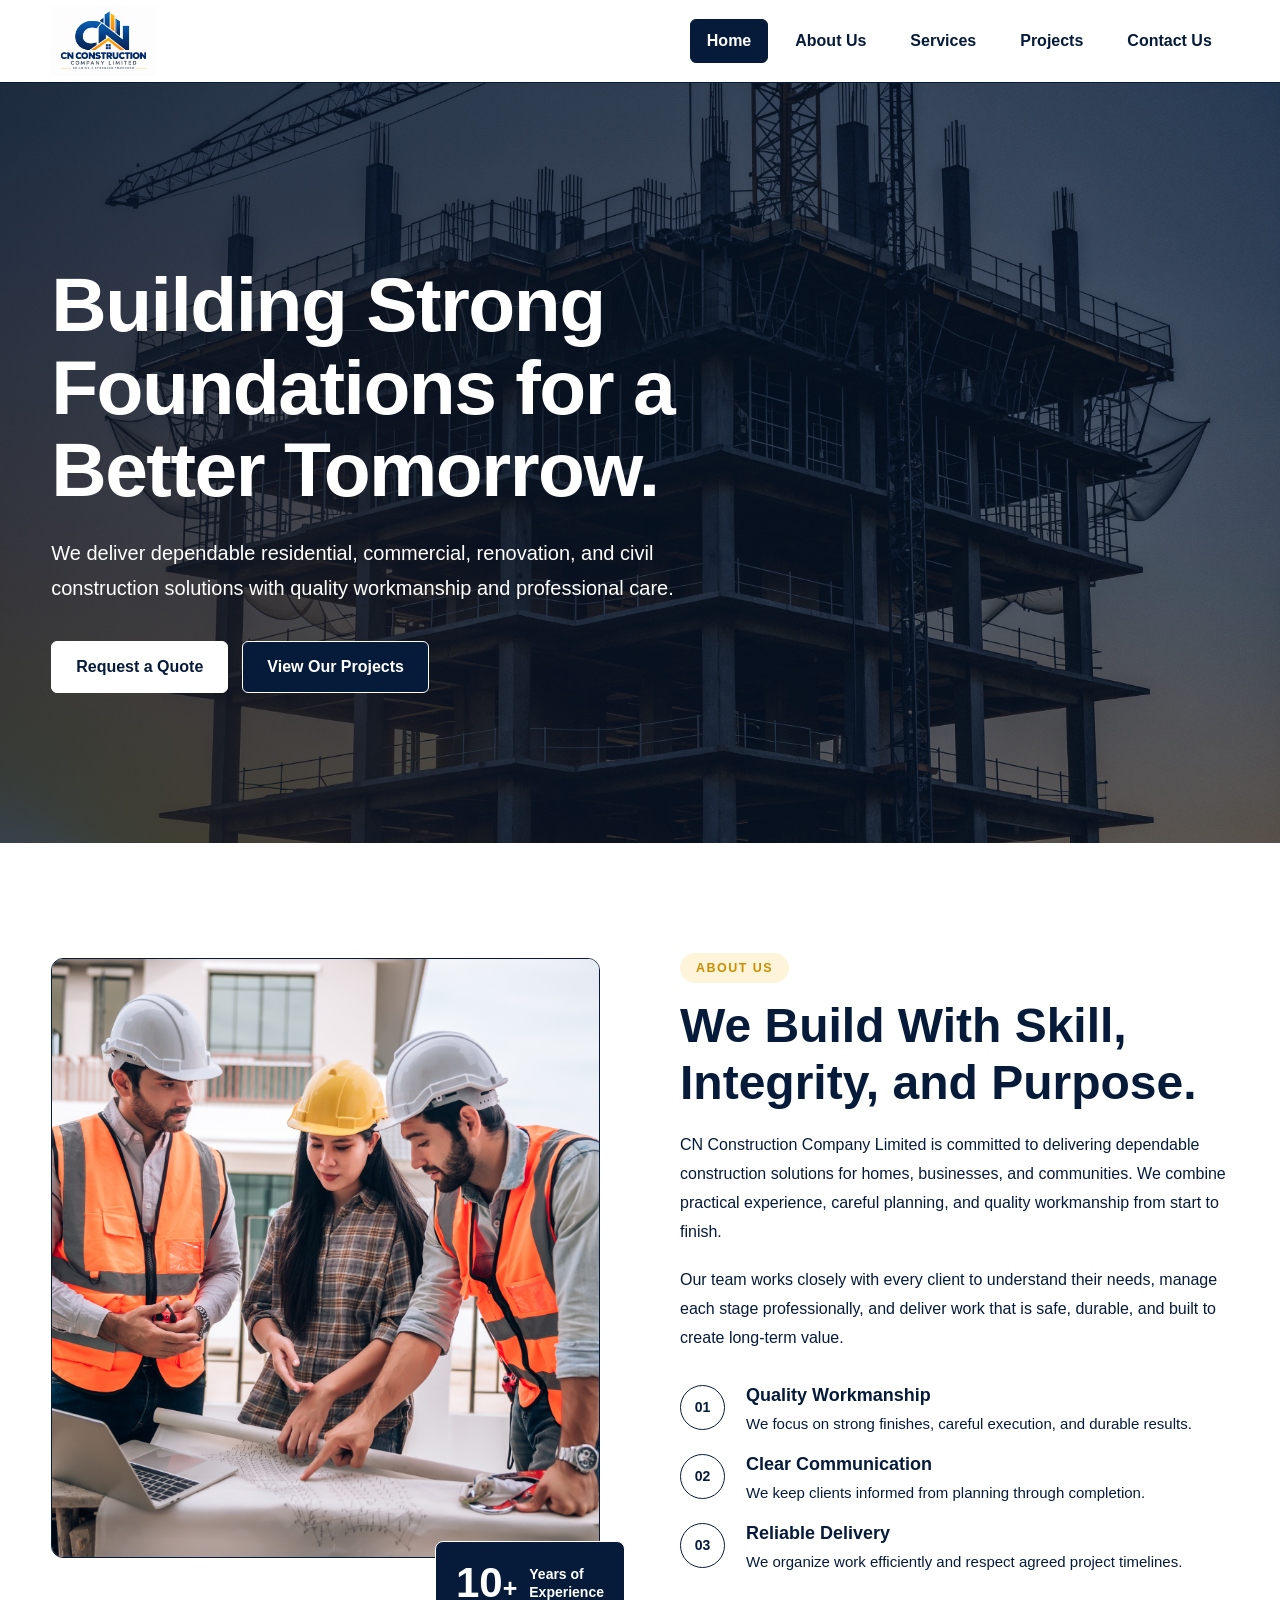
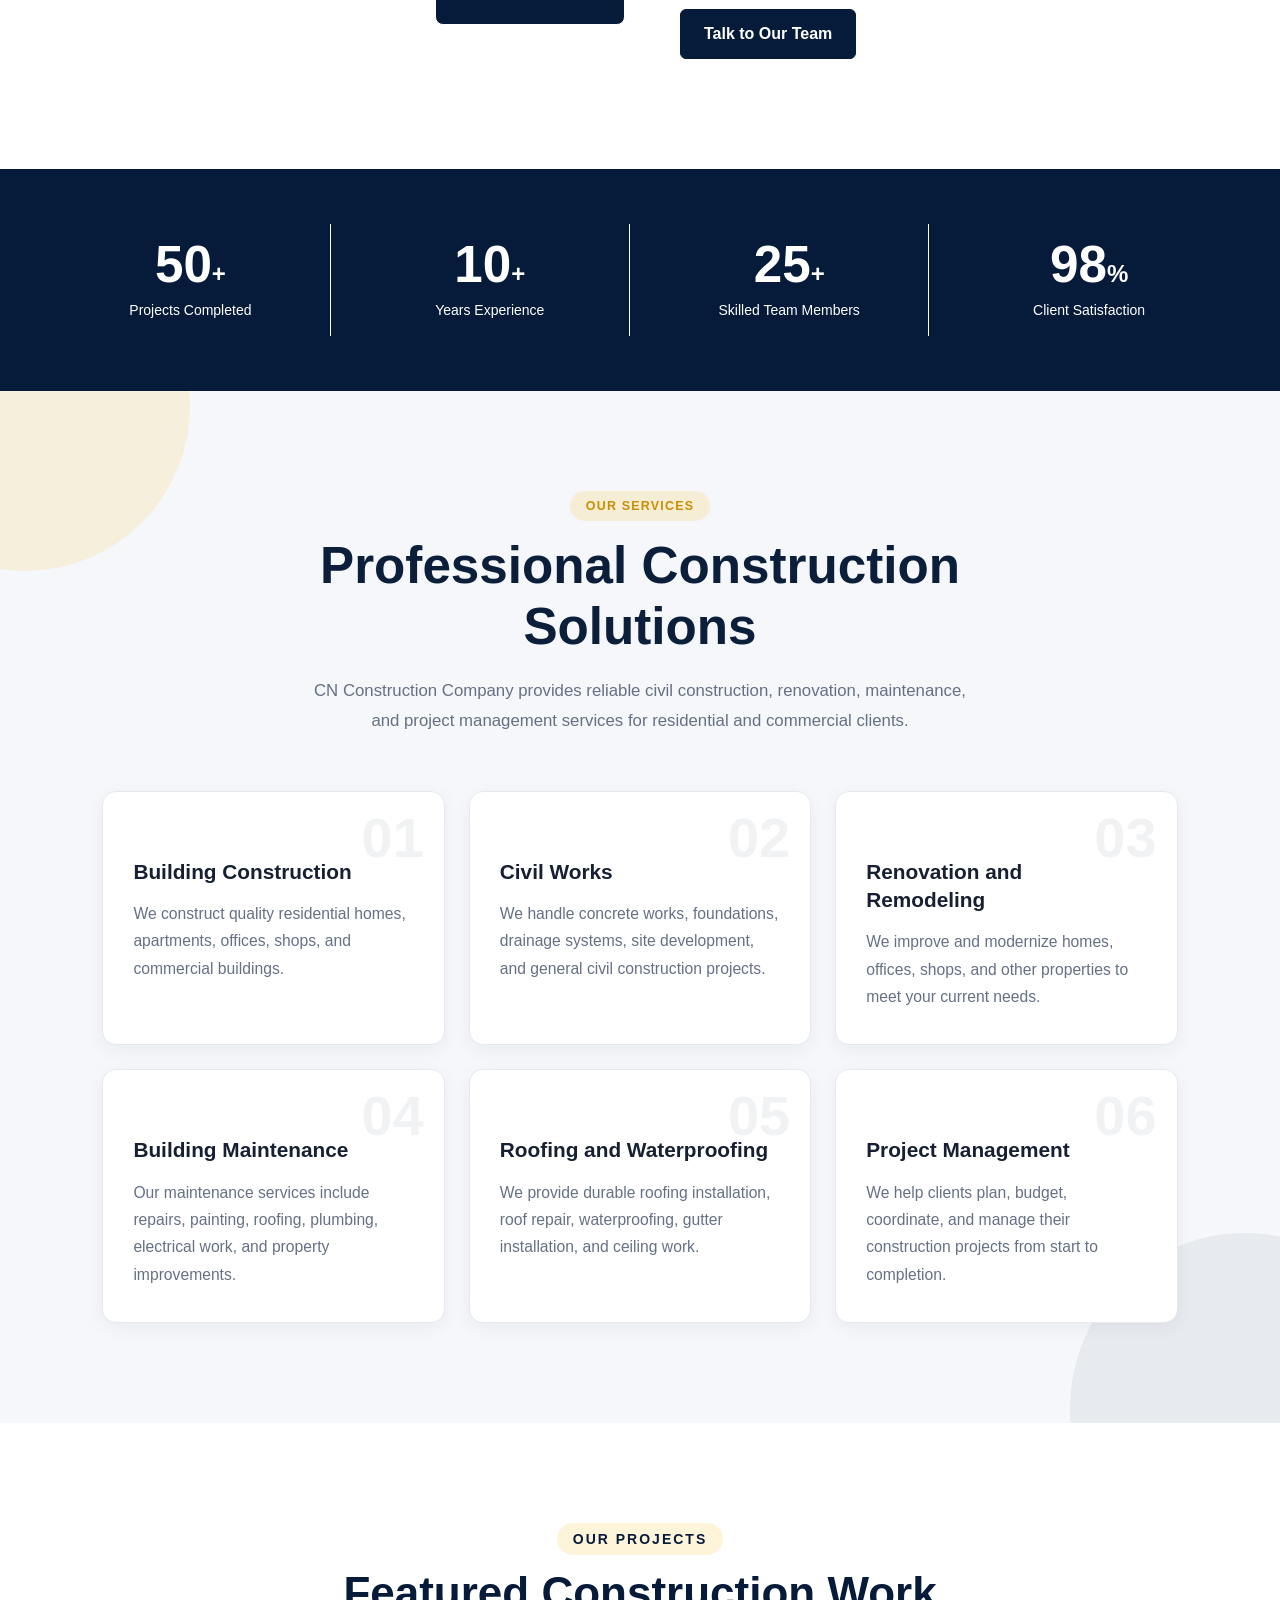
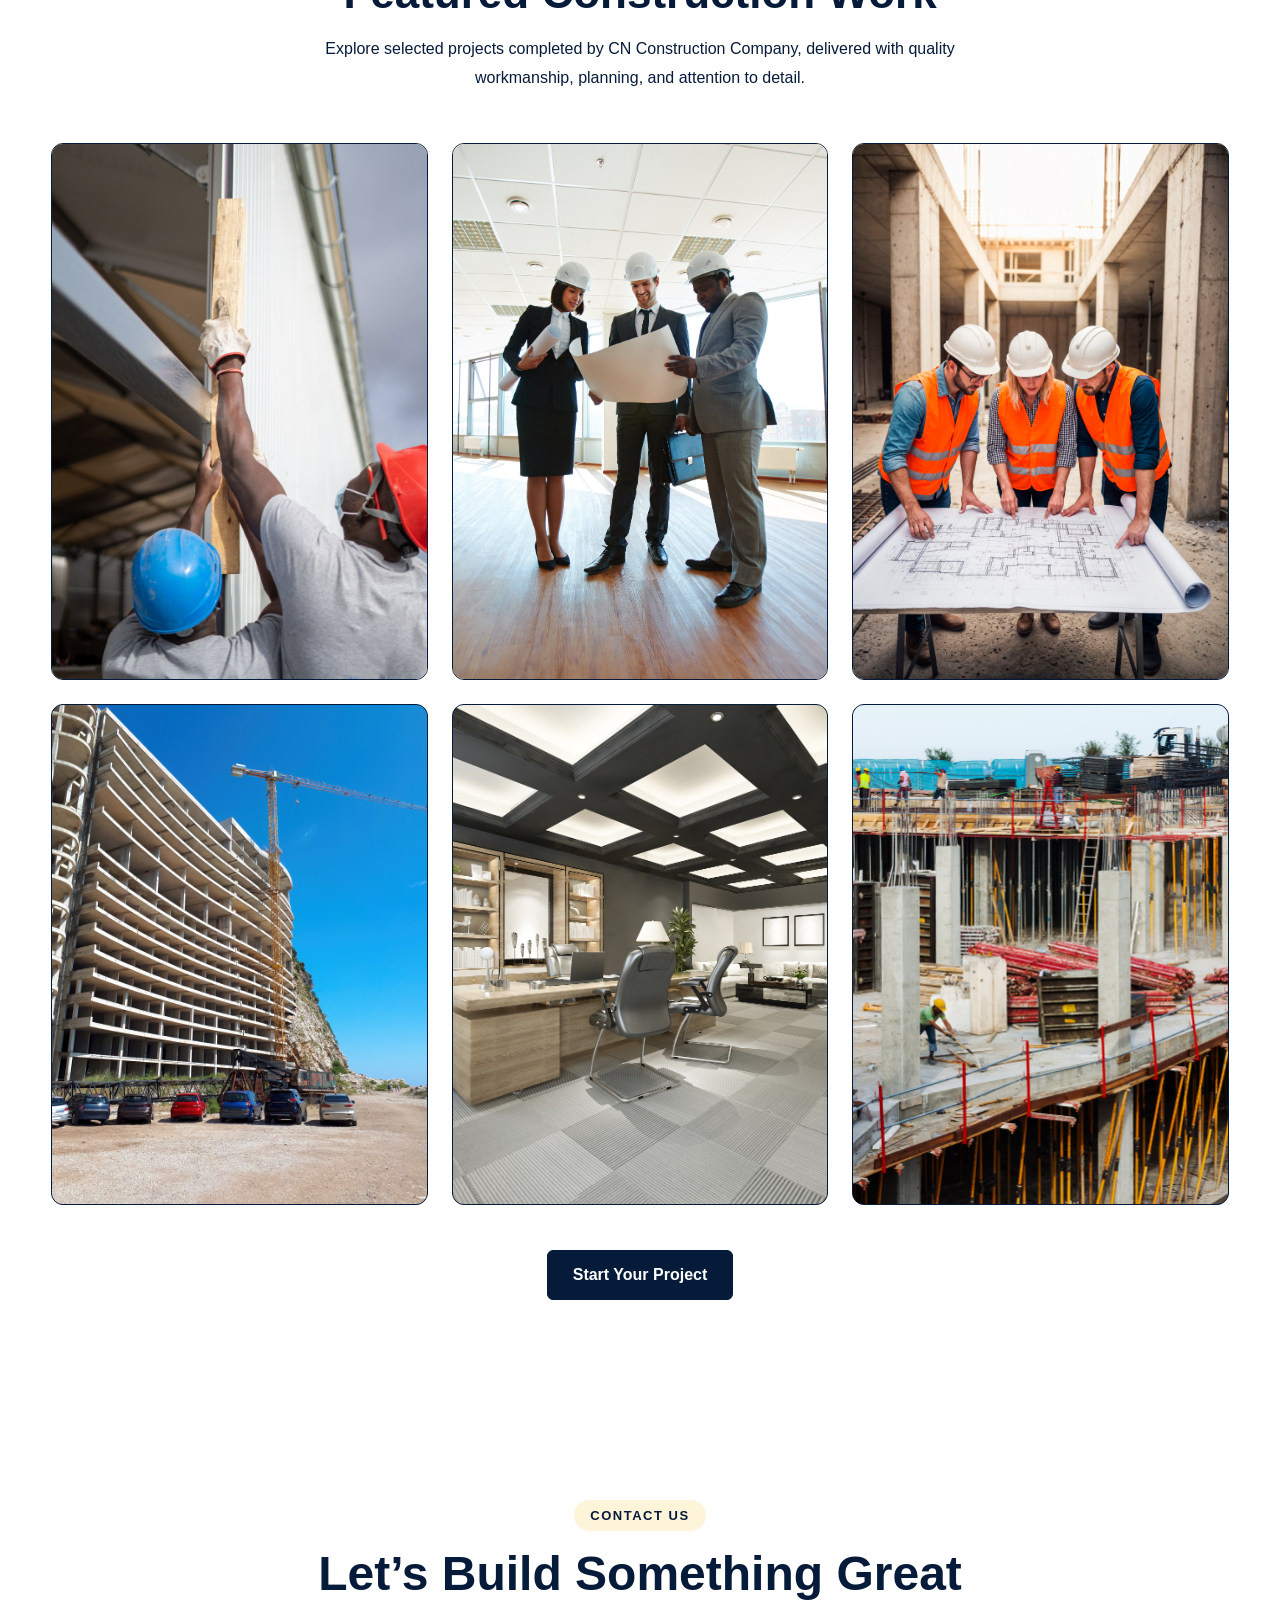
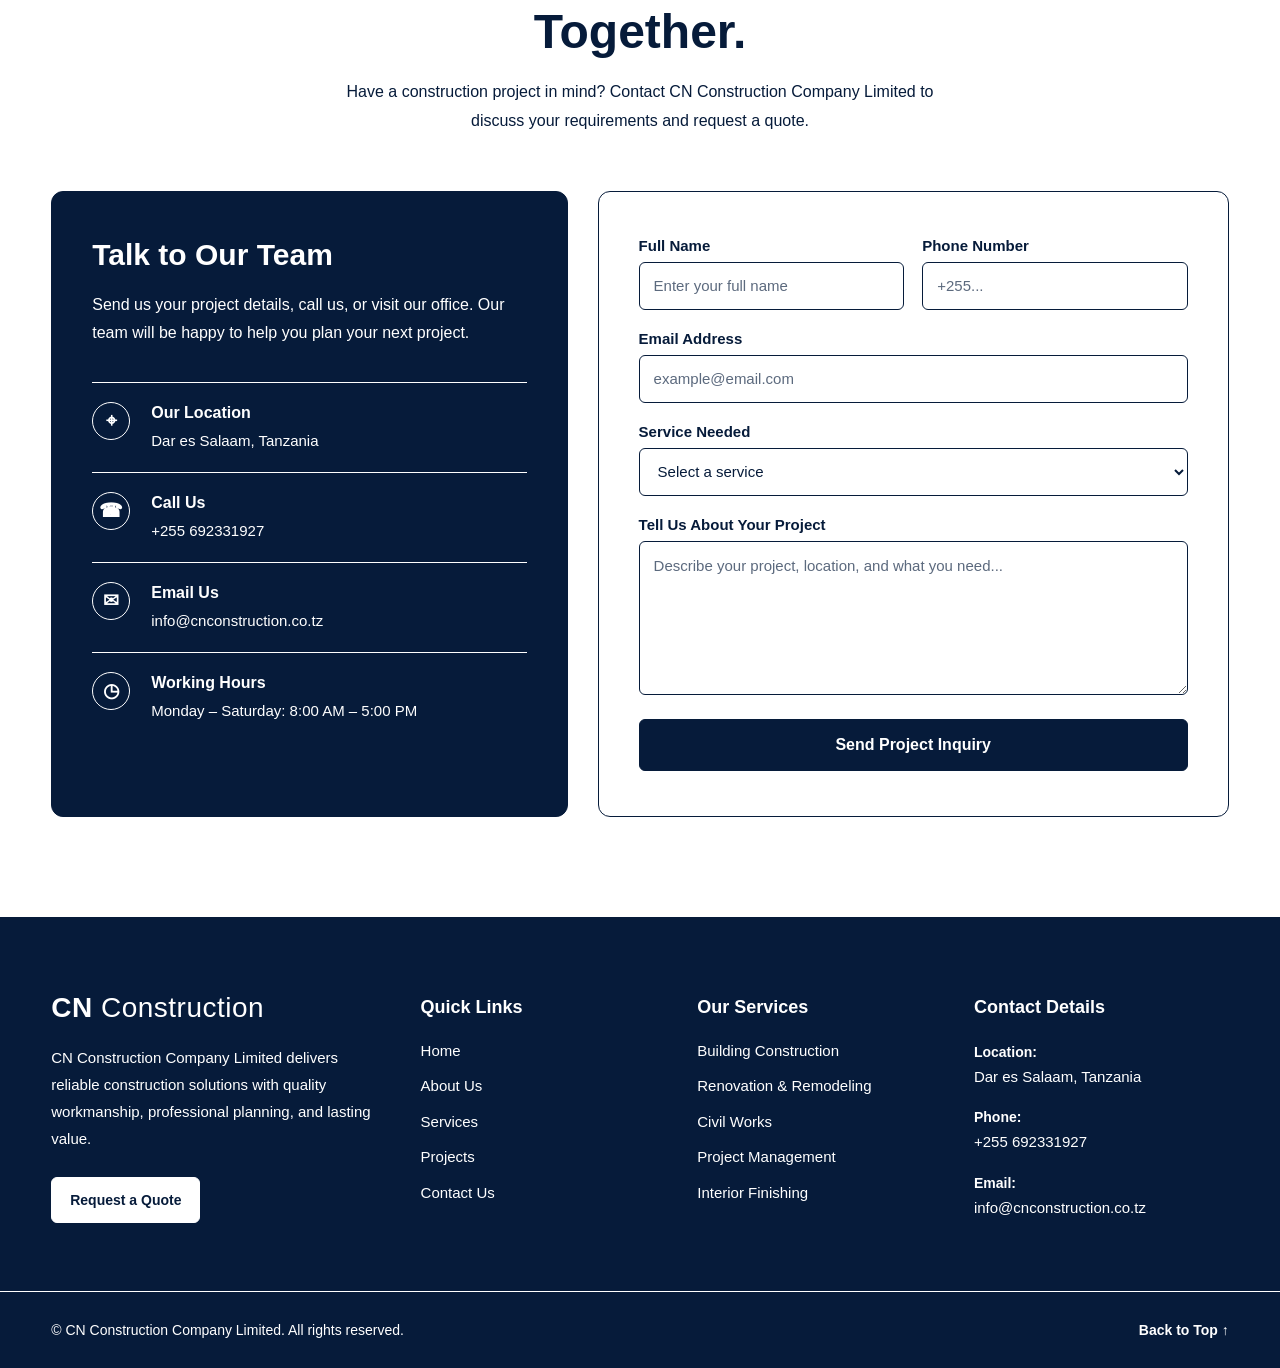
<file: index.html>
<!DOCTYPE html>
<html lang="en">
<head>
    <meta charset="UTF-8">
    <meta name="viewport" content="width=device-width, initial-scale=1.0">
    <title>CNconstructioncompany</title>
    <link rel="stylesheet" href="style.css">
</head>
<body>

    <header>
        <nav class="navbar">
            <div class="brand">
                <img src="asset/ChatGPT Image Sep 23, 2026, 10_47_17 AM.png" alt="CN Construction logo" class="logo">
            </div>
            <button class="nav-toggle" aria-label="toggle navigation">☰</button>
            <ul class="nav-links">
                <li><a href="index.html" class="active">Home</a></li>
                <li><a href="about.html">About Us</a></li>
                <li><a href="services.html">Services</a></li>
                <li><a href="projects.html">Projects</a></li>
                <li><a href="contact.html">Contact Us</a></li>
            </ul>
        </nav>
    </header>

    <main><!-- =========================
     HOME / HERO SECTION
========================= -->
<section class="hero-section" id="home">
  <div class="hero-overlay"></div>


  <div class="hero-content">

    <h1>Building Strong Foundations for a Better Tomorrow.</h1>

    <p class="hero-text">
      We deliver dependable residential, commercial, renovation, and
      civil construction solutions with quality workmanship and professional care.
    </p>

    <div class="hero-actions">
      <a href="#contact" class="btn btn-primary">Request a Quote</a>
      <a href="projects.html" class="btn btn-outline">View Our Projects</a>
    </div>

    <!-- <!-- <div class="hero-trust"> -->
      <!-- <div class="trust-item">
        <strong>Quality</strong>
        <span>Workmanship</span>
      </div>

      <div class="trust-item">
        <strong>Reliable</strong>
        <span>Project Delivery</span>
      </div>

      <div class="trust-item">
        <strong>Trusted</strong>
        <span>Construction Partner</span>
      </div>
    </div> -->
  </div>
</section>

<!-- =========================
     ABOUT SECTION
========================= -->
<section class="about-section" id="about">
  <div class="about-container">

    <!-- Company photo -->
    <div class="about-image-wrap">
      <img
        src="asset/img21.jpg"
        alt="CN Construction team working at a building site"
        class="about-image"
      >

      <!-- Replace this only with a real number -->
      <div class="experience-badge">
        <strong>10<span>+</span></strong>
        <p>Years of<br>Experience</p>
      </div>
    </div>

    <!-- Company introduction -->
    <div class="about-content">
      <p class="section-label">About Us</p>

      <h2>We Build With Skill, Integrity, and Purpose.</h2>

      <p class="about-intro">
        CN Construction Company Limited is committed to delivering
        dependable construction solutions for homes, businesses, and
        communities. We combine practical experience, careful planning,
        and quality workmanship from start to finish.
      </p>

      <p class="about-description">
        Our team works closely with every client to understand their
        needs, manage each stage professionally, and deliver work that
        is safe, durable, and built to create long-term value.
      </p>

      <div class="about-points">
        <div class="about-point">
          <div class="point-number">01</div>
          <div>
            <h3>Quality Workmanship</h3>
            <p>We focus on strong finishes, careful execution, and durable results.</p>
          </div>
        </div>

        <div class="about-point">
          <div class="point-number">02</div>
          <div>
            <h3>Clear Communication</h3>
            <p>We keep clients informed from planning through completion.</p>
          </div>
        </div>

        <div class="about-point">
          <div class="point-number">03</div>
          <div>
            <h3>Reliable Delivery</h3>
            <p>We organize work efficiently and respect agreed project timelines.</p>
          </div>
        </div>
      </div>

      <a href="#contact" class="about-button">Talk to Our Team</a>
    </div>

  </div>

  <!-- Use only true business statistics -->
  <div class="about-stats">
    <div class="stats-container">

      <div class="stat-card">
        <h3>50<span>+</span></h3>
        <p>Projects Completed</p>
      </div>

      <div class="stat-card">
        <h3>10<span>+</span></h3>
        <p>Years Experience</p>
      </div>

      <div class="stat-card">
        <h3>25<span>+</span></h3>
        <p>Skilled Team Members</p>
      </div>

      <div class="stat-card">
        <h3>98<span>%</span></h3>
        <p>Client Satisfaction</p>
      </div>

    </div>
  </div>
</section>
           <section class="services-section" id="services">
  <div class="section-heading">
    <span>Our Services</span>
    <h2>Professional Construction Solutions</h2>
    <p>
      CN Construction Company provides reliable civil construction,
      renovation, maintenance, and project management services for
      residential and commercial clients.
    </p>
  </div>

  <div class="services-container">

    <div class="service-card">
      <h3>Building Construction</h3>
      <p>
        We construct quality residential homes, apartments, offices,
        shops, and commercial buildings.
      </p>
    </div>

    <div class="service-card">
      <h3>Civil Works</h3>
      <p>
        We handle concrete works, foundations, drainage systems,
        site development, and general civil construction projects.
      </p>
    </div>

    <div class="service-card">
      <h3>Renovation and Remodeling</h3>
      <p>
        We improve and modernize homes, offices, shops, and other
        properties to meet your current needs.
      </p>
    </div>

    <div class="service-card">
      <h3>Building Maintenance</h3>
      <p>
        Our maintenance services include repairs, painting, roofing,
        plumbing, electrical work, and property improvements.
      </p>
    </div>

    <div class="service-card">
      <h3>Roofing and Waterproofing</h3>
      <p>
        We provide durable roofing installation, roof repair,
        waterproofing, gutter installation, and ceiling work.
      </p>
    </div>

    <div class="service-card">
      <h3>Project Management</h3>
      <p>
        We help clients plan, budget, coordinate, and manage their
        construction projects from start to completion.
      </p>
    </div>

  </div>
</section>



<section class="projects-section" id="projects">
  <div class="projects-container">

    <div class="section-heading">
      <span>Our Projects</span>
      <h2>Featured Construction Work</h2>
      <p>
        Explore selected projects completed by CN Construction Company,
        delivered with quality workmanship, planning, and attention to detail.
      </p>
    </div>

    <div class="projects-grid">

      <article class="project-card">
        <img src="asset/service1.jpg" alt="Modern residential house construction project">

        <div class="project-overlay">
          <span>Residential Construction</span>
          <h3>Modern Family Residence</h3>
          <p>Dar es Salaam, Tanzania</p>
          <a href="projects.html">View Project</a>
        </div>
      </article>

      <article class="project-card">
        <img src="asset/service2.jpg" alt="Commercial building construction project">

        <div class="project-overlay">
          <span>Commercial Construction</span>
          <h3>Business Office Building</h3>
          <p>Dar es Salaam, Tanzania</p>
          <a href="projects.html">View Project</a>
        </div>
      </article>

      <article class="project-card">
        <img src="asset/service3.jpg" alt="Building renovation project">

        <div class="project-overlay">
          <span>Renovation Project</span>
          <h3>Property Renovation</h3>
          <p>Coast Region, Tanzania</p>
          <a href="projects.html">View Project</a>
        </div>
      </article>

      <article class="project-card">
        <img src="asset/service4.jpg" alt="Road and civil works construction project">

        <div class="project-overlay">
          <span>Civil Works</span>
          <h3>Road Improvement Works</h3>
          <p>Dar es Salaam, Tanzania</p>
          <a href="projects.html">View Project</a>
        </div>
      </article>

      <article class="project-card">
        <img src="asset/img11.jpg" alt="Interior finishing construction project">

        <div class="project-overlay">
          <span>Interior Finishing</span>
          <h3>Premium Office Interior</h3>
          <p>Dar es Salaam, Tanzania</p>
          <a href="projects.html">View Project</a>
        </div>
      </article>

      <article class="project-card">
        <img src="asset/img10.jpg" alt="Construction site work project">

        <div class="project-overlay">
          <span>Site Development</span>
          <h3>Foundation and Site Works</h3>
          <p>Dar es Salaam, Tanzania</p>
          <a href="projects.html">View Project</a>
        </div>
      </article>

    </div>

    <div class="projects-button">
      <a href="projects.html">Start Your Project</a>
    </div>

  </div>
</section>
<!-- =========================
     CONTACT SECTION
========================= -->
<section class="contact-section" id="contact">
  <div class="contact-container">

    <!-- Contact heading -->
    <div class="contact-heading">
      <p class="section-label">Contact Us</p>
      <h2>Let’s Build Something Great Together.</h2>
      <p>
        Have a construction project in mind? Contact CN Construction
        Company Limited to discuss your requirements and request a quote.
      </p>
    </div>

    <div class="contact-grid">

      <!-- Left: Company contact information -->
      <div class="contact-information">
        <h3>Talk to Our Team</h3>

        <p class="contact-intro">
          Send us your project details, call us, or visit our office.
          Our team will be happy to help you plan your next project.
        </p>

        <div class="contact-item">
          <span class="contact-icon">⌖</span>
          <div>
            <h4>Our Location</h4>
            <p>Dar es Salaam, Tanzania</p>
          </div>
        </div>

        <div class="contact-item">
          <span class="contact-icon">☎</span>
          <div>
            <h4>Call Us</h4>
            <p>
              <a href="tel:+255692331927">+255 692331927</a>
            </p>
          </div>
        </div>

        <div class="contact-item">
          <span class="contact-icon">✉</span>
          <div>
            <h4>Email Us</h4>
            <p>
              <a href="mailto:info@cnconstruction.co.tz">
                info@cnconstruction.co.tz
              </a>
            </p>
          </div>
        </div>

        <div class="contact-item">
          <span class="contact-icon">◷</span>
          <div>
            <h4>Working Hours</h4>
            <p>Monday – Saturday: 8:00 AM – 5:00 PM</p>
          </div>
        </div>
      </div>

      <!-- Right: Contact form -->
      <form class="contact-form" action="#" method="post">
        <div class="form-row">

          <div class="form-group">
            <label for="full-name">Full Name</label>
            <input
              type="text"
              id="full-name"
              name="full-name"
              placeholder="Enter your full name"
              autocomplete="name"
              required
            >
          </div>

          <div class="form-group">
            <label for="phone">Phone Number</label>
            <input
              type="tel"
              id="phone"
              name="phone"
              placeholder="+255..."
              autocomplete="tel"
              inputmode="tel"
              required
            >
          </div>

        </div>

        <div class="form-group">
          <label for="email">Email Address</label>
          <input
            type="email"
            id="email"
            name="email"
            placeholder="example@email.com"
            autocomplete="email"
            required
          >
        </div>

        <div class="form-group">
          <label for="service">Service Needed</label>
          <select id="service" name="service" required>
            <option value="" selected disabled>Select a service</option>
            <option value="residential-construction">Residential Construction</option>
            <option value="commercial-construction">Commercial Construction</option>
            <option value="renovation">Renovation and Remodeling</option>
            <option value="civil-works">Civil Works</option>
            <option value="project-management">Project Management</option>
            <option value="other">Other</option>
          </select>
        </div>

        <div class="form-group">
          <label for="message">Tell Us About Your Project</label>
          <textarea
            id="message"
            name="message"
            rows="6"
            placeholder="Describe your project, location, and what you need..."
            required
          ></textarea>
        </div>

        <button type="submit" class="contact-submit">
          Send Project Inquiry
        </button>
      </form>

    </div>
  </div>
</section>
<!-- =========================
     FOOTER SECTION
========================= -->
<footer class="site-footer">
  <div class="footer-container">

    <!-- Company introduction -->
    <div class="footer-brand">
      <a href="#home" class="footer-logo">
        CN <span>Construction</span>
      </a>

      <p>
        CN Construction Company Limited delivers reliable construction
        solutions with quality workmanship, professional planning, and
        lasting value.
      </p>

      <a href="#contact" class="footer-quote-button">
        Request a Quote
      </a>
    </div>

    <!-- Quick links -->
    <div class="footer-column">
      <h3>Quick Links</h3>

      <nav aria-label="Footer navigation">
        <ul class="footer-links">
          <li><a href="#home">Home</a></li>
          <li><a href="#about">About Us</a></li>
          <li><a href="#services">Services</a></li>
          <li><a href="#projects">Projects</a></li>
          <li><a href="#contact">Contact Us</a></li>
        </ul>
      </nav>
    </div>

    <!-- Main services -->
    <div class="footer-column">
      <h3>Our Services</h3>

      <ul class="footer-links">
        <li><a href="#services">Building Construction</a></li>
        <li><a href="#services">Renovation & Remodeling</a></li>
        <li><a href="#services">Civil Works</a></li>
        <li><a href="#services">Project Management</a></li>
        <li><a href="#services">Interior Finishing</a></li>
      </ul>
    </div>

    <!-- Contact details -->
    <div class="footer-column footer-contact">
      <h3>Contact Details</h3>

      <p>
        <strong>Location:</strong><br>
        Dar es Salaam, Tanzania
      </p>

      <p>
        <strong>Phone:</strong><br>
        <a href="tel:+255692331927">+255 692331927</a>
      </p>

      <p>
        <strong>Email:</strong><br>
        <a href="mailto:info@cnconstruction.co.tz">
          info@cnconstruction.co.tz
        </a>
      </p>
    </div>

  </div>

  <!-- Bottom copyright row -->
  <div class="footer-bottom">
    <div class="footer-bottom-content">
      <p>
        © <span id="current-year"></span>
        CN Construction Company Limited. All rights reserved.
      </p>

      <a href="#home" class="back-to-top">Back to Top ↑</a>
    </div>
  </div>
</footer>
    </main>


    <script src="java.js"></script>

</body>
</html>
</file>
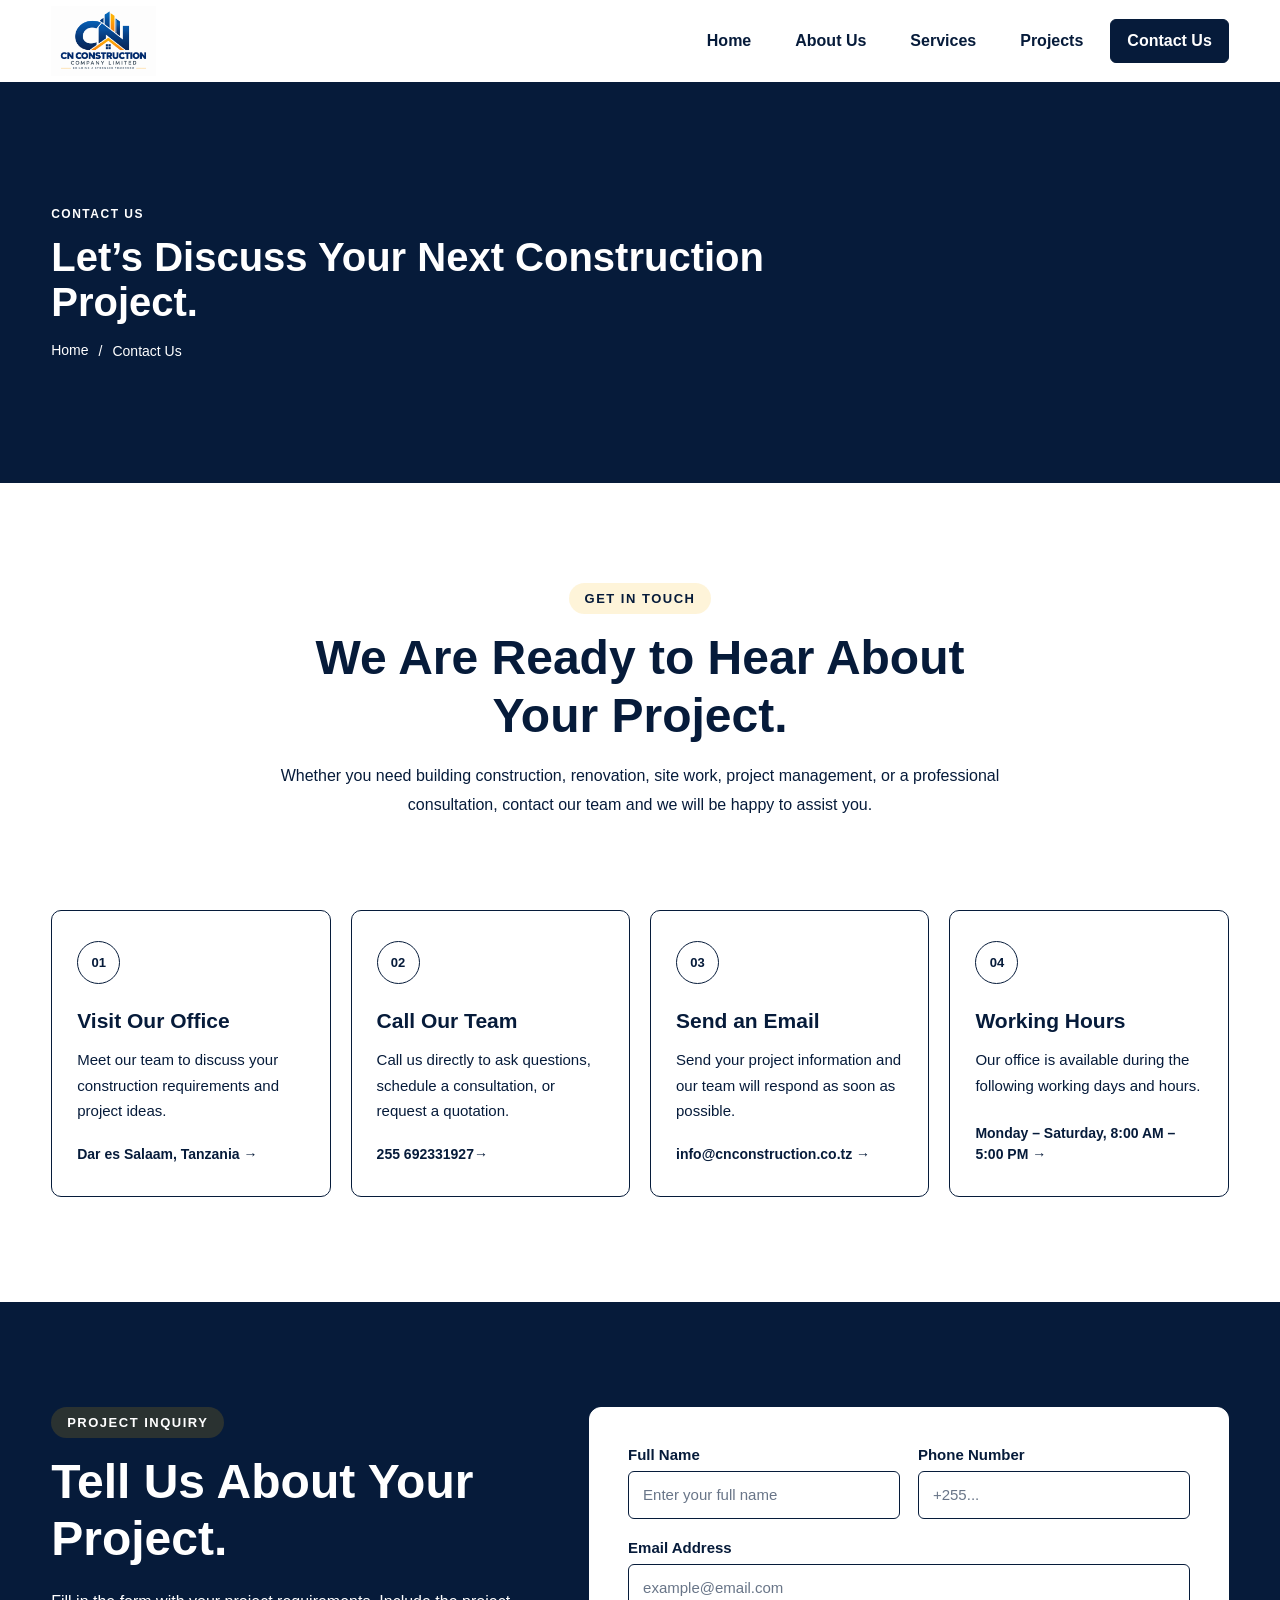
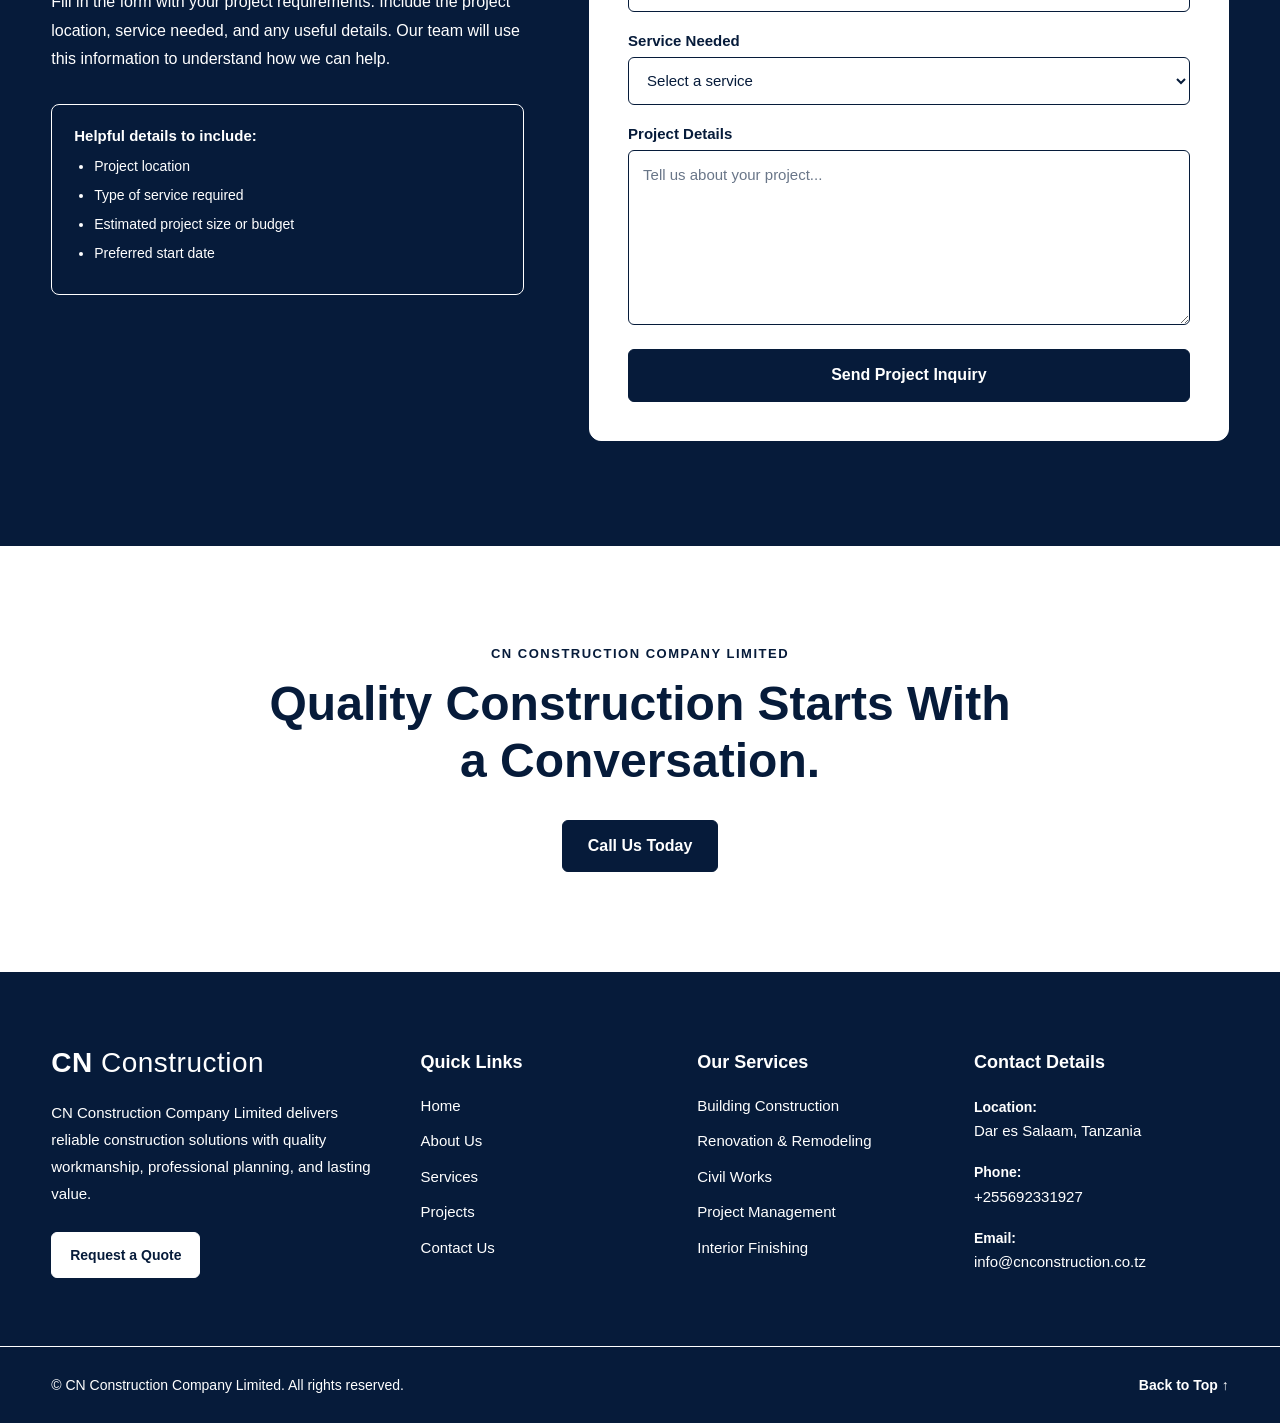
<file: contact.html>
<!DOCTYPE html>
<html lang="en">
<head>
  <meta charset="UTF-8">
  <meta name="viewport" content="width=device-width, initial-scale=1.0">

  <title>Contact Us | CN Construction Company Limited</title>

  <link rel="stylesheet" href="style.css">
</head>

<body id="top">

  <!-- =========================
       NAVIGATION BAR
  ========================= -->
  <header>
    <nav class="navbar">
      <div class="brand">
        <a href="index.html">
          <img
            src="asset/ChatGPT Image Sep 23, 2026, 10_47_17 AM.png"
            alt="CN Construction Company Limited logo"
            class="logo"
          >
        </a>
      </div>

      <button
        class="nav-toggle"
        aria-label="Toggle navigation"
        aria-expanded="false"
      >
        ☰
      </button>

      <ul class="nav-links">
        <li><a href="index.html">Home</a></li>
        <li><a href="about.html">About Us</a></li>
        <li><a href="services.html">Services</a></li>
        <li><a href="projects.html">Projects</a></li>
        <li><a href="contact.html" class="active">Contact Us</a></li>
      </ul>
    </nav>
  </header>

  <main>

    <!-- =========================
         CONTACT PAGE BANNER
    ========================= -->
    <section class="contact-page-banner">
      <div class="contact-page-banner-content">
        <p>Contact Us</p>
        <h1>Let’s Discuss Your Next Construction Project.</h1>

        <div class="breadcrumb">
          <a href="index.html">Home</a>
          <span>/</span>
          <span>Contact Us</span>
        </div>
      </div>
    </section>

    <!-- =========================
         CONTACT PAGE INTRO
    ========================= -->
    <section class="contact-page-intro">
      <div class="contact-page-intro-content">
        <p class="section-label">Get in Touch</p>
        <h2>We Are Ready to Hear About Your Project.</h2>
        <p>
          Whether you need building construction, renovation, site work,
          project management, or a professional consultation, contact our
          team and we will be happy to assist you.
        </p>
      </div>
    </section>

    <!-- =========================
         CONTACT DETAILS CARDS
    ========================= -->
    <section class="contact-details-section">
      <div class="contact-details-container">

        <article class="contact-detail-card">
          <span class="contact-card-number">01</span>
          <h2>Visit Our Office</h2>
          <p>
            Meet our team to discuss your construction requirements and
            project ideas.
          </p>
          <a
            href="https://www.google.com/maps/search/?api=1&query=Dar+es+Salaam+Tanzania"
            target="_blank"
            rel="noopener"
          >
            Dar es Salaam, Tanzania →
          </a>
        </article>

        <article class="contact-detail-card">
          <span class="contact-card-number">02</span>
          <h2>Call Our Team</h2>
          <p>
            Call us directly to ask questions, schedule a consultation,
            or request a quotation.
          </p>
          <a href="tel:+255692331927">255 692331927→</a>
        </article>

        <article class="contact-detail-card">
          <span class="contact-card-number">03</span>
          <h2>Send an Email</h2>
          <p>
            Send your project information and our team will respond as
            soon as possible.
          </p>
          <a href="mailto:info@cnconstruction.co.tz">
            info@cnconstruction.co.tz →
          </a>
        </article>

        <article class="contact-detail-card">
          <span class="contact-card-number">04</span>
          <h2>Working Hours</h2>
          <p>
            Our office is available during the following working days
            and hours.
          </p>
          <a href="tel:+255783603028">
            Monday – Saturday, 8:00 AM – 5:00 PM →
          </a>
        </article>

      </div>
    </section>

    <!-- =========================
         CONTACT FORM
    ========================= -->
    <section class="contact-page-form-section">
      <div class="contact-page-form-container">

        <div class="contact-form-side">
          <p class="section-label">Project Inquiry</p>

          <h2>Tell Us About Your Project.</h2>

          <p>
            Fill in the form with your project requirements. Include the
            project location, service needed, and any useful details. Our
            team will use this information to understand how we can help.
          </p>

          <div class="contact-form-note">
            <strong>Helpful details to include:</strong>
            <ul>
              <li>Project location</li>
              <li>Type of service required</li>
              <li>Estimated project size or budget</li>
              <li>Preferred start date</li>
            </ul>
          </div>
        </div>

        <form class="contact-page-form" action="#" method="post">

          <div class="contact-form-row">
            <div class="contact-page-group">
              <label for="full-name">Full Name</label>
              <input
                type="text"
                id="full-name"
                name="full-name"
                placeholder="Enter your full name"
                autocomplete="name"
                required
              >
            </div>

            <div class="contact-page-group">
              <label for="phone">Phone Number</label>
              <input
                type="tel"
                id="phone"
                name="phone"
                placeholder="+255..."
                autocomplete="tel"
                inputmode="tel"
                required
              >
            </div>
          </div>

          <div class="contact-page-group">
            <label for="email">Email Address</label>
            <input
              type="email"
              id="email"
              name="email"
              placeholder="example@email.com"
              autocomplete="email"
              required
            >
          </div>

          <div class="contact-page-group">
            <label for="service">Service Needed</label>
            <select id="service" name="service" required>
              <option value="" selected disabled>Select a service</option>
              <option value="building-construction">Building Construction</option>
              <option value="renovation">Renovation & Remodeling</option>
              <option value="civil-works">Civil Works</option>
              <option value="project-management">Project Management</option>
              <option value="interior-finishing">Interior Finishing</option>
              <option value="site-consultation">Site Consultation</option>
              <option value="other">Other</option>
            </select>
          </div>

          <div class="contact-page-group">
            <label for="message">Project Details</label>
            <textarea
              id="message"
              name="message"
              rows="7"
              placeholder="Tell us about your project..."
              required
            ></textarea>
          </div>

          <button type="submit" class="contact-page-submit">
            Send Project Inquiry
          </button>
        </form>

      </div>
    </section>

    <!-- =========================
         FINAL CALL TO ACTION
    ========================= -->
    <section class="contact-page-cta">
      <div class="contact-page-cta-content">
        <p>CN Construction Company Limited</p>
        <h2>Quality Construction Starts With a Conversation.</h2>
        <a href="tel:+255692331927">Call Us Today</a>
      </div>
    </section>

  </main>

  <!-- =========================
       FOOTER
  ========================= -->
  <footer class="site-footer">
    <div class="footer-container">

      <div class="footer-brand">
        <a href="index.html" class="footer-logo">
          CN <span>Construction</span>
        </a>

        <p>
          CN Construction Company Limited delivers reliable construction
          solutions with quality workmanship, professional planning, and
          lasting value.
        </p>

        <a href="contact.html" class="footer-quote-button">
          Request a Quote
        </a>
      </div>

      <div class="footer-column">
        <h3>Quick Links</h3>

        <nav aria-label="Footer navigation">
          <ul class="footer-links">
            <li><a href="index.html">Home</a></li>
            <li><a href="about.html">About Us</a></li>
            <li><a href="services.html">Services</a></li>
            <li><a href="projects.html">Projects</a></li>
            <li><a href="contact.html">Contact Us</a></li>
          </ul>
        </nav>
      </div>

      <div class="footer-column">
        <h3>Our Services</h3>

        <ul class="footer-links">
          <li><a href="services.html">Building Construction</a></li>
          <li><a href="services.html">Renovation & Remodeling</a></li>
          <li><a href="services.html">Civil Works</a></li>
          <li><a href="services.html">Project Management</a></li>
          <li><a href="services.html">Interior Finishing</a></li>
        </ul>
      </div>

      <div class="footer-column footer-contact">
        <h3>Contact Details</h3>

        <p>
          <strong>Location:</strong><br>
          Dar es Salaam, Tanzania
        </p>

        <p>
          <strong>Phone:</strong><br>
          <a href="tel:+255700000000">+255692331927</a>
        </p>

        <p>
          <strong>Email:</strong><br>
          <a href="mailto:info@cnconstruction.co.tz">
            info@cnconstruction.co.tz
          </a>
        </p>
      </div>

    </div>

    <div class="footer-bottom">
      <div class="footer-bottom-content">
        <p>
          © <span id="current-year"></span>
          CN Construction Company Limited. All rights reserved.
        </p>

        <a href="#top" class="back-to-top">Back to Top ↑</a>
      </div>
    </div>
  </footer>

  <script src="java.js"></script>
</body>
</html>
</file>
<file: style.css>
﻿/* =========================
   GLOBAL COLORS
========================= */
:root {
  --navy: #061b3a;
  --white: #ffffff;
}

html {
  scroll-behavior: smooth;
}

body {
  margin: 0;
  font-family: Arial, Helvetica, sans-serif;
  background-color: var(--white);
  color: var(--navy);
}

* {
  box-sizing: border-box;
}

/* =========================
   HOME HERO SECTION
========================= */
.hero-section {
  position: relative;
  min-height: 760px;
  display: flex;
  align-items: center;
  overflow: hidden;
  background-image: url("asset/img20.jpg");
  background-repeat: no-repeat;
  background-position: center;
  background-size: cover;
}

/* Navy overlay over the construction photo */
.hero-overlay {
  position: absolute;
  inset: 0;
  background-color: #061b3a72;;
  opacity: 0.88;
}

.hero-content {
  position: relative;
  z-index: 1;
  width: min(1200px, 92%);
  margin: 0 auto;
  padding: 110px 0 80px;
  color: var(--white);
}

.hero-label {
  display: inline-block;
  margin: 0 0 22px;
  padding: 9px 14px;
  border: 1px solid var(--white);
  border-radius: 6px;
  color: var(--white);
  font-size: 13px;
  font-weight: 700;
  letter-spacing: 1.4px;
  text-transform: uppercase;
}

.hero-content h1 {
  max-width: 820px;
  margin: 0;
  color: var(--white);
  font-size: clamp(44px, 6vw, 78px);
  font-weight: 800;
  line-height: 1.08;
  letter-spacing: -1.5px;
}

.hero-text {
  max-width: 680px;
  margin: 25px 0 0;
  color: var(--white);
  font-size: clamp(17px, 2vw, 20px);
  line-height: 1.75;
}

.hero-actions {
  display: flex;
  flex-wrap: wrap;
  gap: 14px;
  margin-top: 35px;
}

.btn {
  display: inline-flex;
  align-items: center;
  justify-content: center;
  min-height: 52px;
  padding: 14px 24px;
  border: 1px solid var(--white);
  border-radius: 6px;
  font-size: 16px;
  font-weight: 700;
  line-height: 1;
  text-decoration: none;
  transition: transform 0.3s ease, background-color 0.3s ease, color 0.3s ease;
}

.btn:hover {
  transform: translateY(-3px);
}

.btn-primary {
  background-color: var(--white);
  color: var(--navy);
}

.btn-primary:hover {
  background-color: var(--navy);
  color: var(--white);
}

.btn-outline {
  background-color: var(--navy);
  color: var(--white);
}

.btn-outline:hover {
  background-color: var(--white);
  color: var(--navy);
}

.hero-trust {
  display: flex;
  flex-wrap: wrap;
  gap: 0;
  max-width: 760px;
  margin-top: 65px;
  border-top: 1px solid var(--white);
}

.trust-item {
  min-width: 180px;
  padding: 20px 28px 0 0;
  margin: 20px 28px 0 0;
  border-right: 1px solid var(--white);
}

.trust-item:last-child {
  border-right: none;
}

.trust-item strong {
  display: block;
  margin-bottom: 6px;
  color: var(--white);
  font-size: 19px;
}

.trust-item span {
  color: var(--white);
  font-size: 14px;
}

/* =========================
   ABOUT SECTION
========================= */
.about-section {
  padding: 110px 0 0;
  background-color: var(--white);
}

.about-container {
  width: min(1200px, 92%);
  margin: 0 auto;
  display: grid;
  grid-template-columns: minmax(300px, 1fr) minmax(320px, 1fr);
  align-items: center;
  gap: 80px;
  padding-bottom: 110px;
}

.about-image-wrap {
  position: relative;
}

.about-image {
  display: block;
  width: 100%;
  min-height: 600px;
  border: 1px solid var(--navy);
  border-radius: 12px;
  object-fit: cover;
  margin-bottom: 95px;
}

/* Floating experience box */
.experience-badge {
  position: absolute;
  right: -25px;
  bottom: 28px;
  display: flex;
  align-items: center;
  gap: 12px;
  padding: 20px;
  border: 1px solid var(--white);
  border-radius: 8px;
  background-color: var(--navy);
  color: var(--white);
}

.experience-badge strong {
  font-size: 42px;
  line-height: 1;
}

.experience-badge strong span {
  font-size: 25px;
}

.experience-badge p {
  margin: 0;
  font-size: 14px;
  font-weight: 600;
  line-height: 1.35;
}

/* About text */
.section-label {
  display:inline-block;
  margin: 0 auto 15px;
  padding: 8px 16px;
  border-radius: 50px;
  background: rgba(245, 180, 0, 0.15);
  color: var(--secondary-dark);
  font-size: 0.78rem;
  font-weight: 800;
  letter-spacing: 1.5px;
  text-transform: uppercase;
}

.about-content h2 {
  max-width: 560px;
  margin: 0;
  color: var(--navy);
  font-size: clamp(32px, 4vw, 48px);
  line-height: 1.18;
}

.about-intro,
.about-description {
  max-width: 590px;
  margin: 20px 0 0;
  color: var(--navy);
  font-size: 16px;
  line-height: 1.8;
}

.about-points {
  display: grid;
  gap: 18px;
  margin-top: 32px;
}

.about-point {
  display: grid;
  grid-template-columns: 52px 1fr;
  gap: 14px;
  align-items: start;
}

.point-number {
  display: flex;
  align-items: center;
  justify-content: center;
  width: 45px;
  height: 45px;
  border: 1px solid var(--navy);
  border-radius: 50%;
  color: var(--navy);
  font-size: 14px;
  font-weight: 800;
}

.about-point h3 {
  margin: 0 0 6px;
  color: var(--navy);
  font-size: 18px;
}

.about-point p {
  margin: 0;
  color: var(--navy);
  font-size: 15px;
  line-height: 1.6;
}

.about-button {
  display: inline-flex;
  align-items: center;
  justify-content: center;
  min-height: 50px;
  margin-top: 35px;
  padding: 14px 23px;
  border: 1px solid var(--navy);
  border-radius: 6px;
  background-color: var(--navy);
  color: var(--white);
  font-size: 16px;
  font-weight: 700;
  text-decoration: none;
  transition: background-color 0.3s ease, color 0.3s ease, transform 0.3s ease;
}

.about-button:hover {
  background-color: var(--white);
  color: var(--navy);
  transform: translateY(-3px);
}

/* =========================
   COMPANY STATISTICS
========================= */
.about-stats {
  padding: 55px 0;
  background-color: var(--navy);
}

.stats-container {
  width: min(1200px, 92%);
  margin: 0 auto;
  display: grid;
  grid-template-columns: repeat(4, 1fr);
  gap: 20px;
}

.stat-card {
  padding: 15px 20px;
  text-align: center;
  border-right: 1px solid var(--white);
  color: var(--white);
}

.stat-card:last-child {
  border-right: none;
}

.stat-card h3 {
  margin: 0;
  color: var(--white);
  font-size: clamp(34px, 4vw, 52px);
  line-height: 1;
}

.stat-card h3 span {
  font-size: 24px;
}

.stat-card p {
  margin: 11px 0 0;
  color: var(--white);
  font-size: 14px;
  line-height: 1.4;
}

/* =========================
   KEYBOARD FOCUS
========================= */
.btn:focus-visible,
.about-button:focus-visible {
  outline: 3px solid var(--white);
  outline-offset: 4px;
}

/* =========================
   TABLET AND MOBILE
========================= */
@media (max-width: 900px) {
  .hero-section {
    min-height: 690px;
  }

  .about-container {
    grid-template-columns: 1fr;
    gap: 55px;
  }

  .about-image {
    min-height: 450px;
  }

  .stats-container {
    grid-template-columns: repeat(2, 1fr);
    gap: 28px 0;
  }

  .stat-card:nth-child(2) {
    border-right: none;
  }
}

@media (max-width: 600px) {
  .hero-section {
    min-height: 650px;
    background-position: center;
  }

  .hero-content {
    width: 90%;
    padding: 100px 0 65px;
  }

  .hero-content h1 {
    font-size: 42px;
    letter-spacing: -0.8px;
  }

  .hero-text {
    font-size: 16px;
    line-height: 1.7;
  }

  .hero-actions {
    flex-direction: column;
  }

  .btn {
    width: 100%;
  }

  .hero-trust {
    display: grid;
    grid-template-columns: 1fr;
    margin-top: 42px;
  }

  .trust-item {
    width: 100%;
    margin: 0;
    padding: 15px 0;
    border-right: none;
    border-bottom: 1px solid var(--white);
  }

  .trust-item:last-child {
    border-bottom: none;
  }

  .about-section {
    padding-top: 75px;
  }

  .about-container {
    width: 90%;
    padding-bottom: 75px;
  }

  /* .about-image {
    min-height: 370px;
  } */

  .experience-badge {
    right: 15px;
    bottom: 15px;
    padding: 15px;
  }

  .experience-badge strong {
    font-size: 32px;
  }

  .about-content h2 {
    font-size: 34px;
  }

  .stats-container {
    width: 90%;
    grid-template-columns: 1fr 1fr;
  }

  .stat-card {
    padding: 14px 8px;
    border-right: 1px solid var(--white);
  }

  .stat-card:nth-child(2) {
    border-right: none;
  }

  .stat-card:nth-child(3),
  .stat-card:nth-child(4) {
    border-top: 1px solid var(--white);
    padding-top: 28px;
  }
}

.services-section {
    padding: 90px 8%;
    background: #fff;
}

.section-heading {
    max-width: 760px;
    margin: 0 auto 36px;
    text-align: center;
}

.section-heading span {
    display: inline-block;
    margin-bottom: 12px;
    color: #c98f00;
    font-size: 0.8rem;
    font-weight: 800;
    letter-spacing: 1px;
    text-transform: uppercase;
}

.section-heading h2 {
    margin-bottom: 12px;
    color: #0b1f3a;
    font-size: clamp(2rem, 3vw, 2.8rem);
}

.section-heading p {
    color: var(--gray-text);
    line-height: 1.75;
}

.services-container {
    display: grid;
    grid-template-columns: repeat(3, minmax(220px, 1fr));
    gap: 26px;
    max-width: 1150px;
    margin: 0 auto;
}

.service-card {
    padding: 28px 22px;
    border: 1px solid #edf1f5;
    border-radius: 14px;
    background: #f9fbfd;
    box-shadow: 0 10px 25px rgba(15, 41, 77, 0.05);
}

.service-card h3 {
    margin-bottom: 12px;
    color: #0b1f3a;
    font-size: 1.2rem;
}

.service-card p {
    color: var(--gray-text);
    line-height: 1.7;
}

@media (max-width: 850px) {
    .about-section,
    .services-section {
        padding: 75px 6%;
    }

    .about-container {
        gap: 40px;
    }

    .about-image img {
        height: 380px;
    }

    .services-container {
        grid-template-columns: repeat(2, minmax(220px, 1fr));
    }
}

@media (max-width: 700px) {
    .navbar {
        min-height: 72px;
        padding: 8px 18px;
    }

    .navbar .logo {
        height: 52px;
    }

    .nav-toggle {
        display: block;
    }

    .nav-links {
        position: absolute;
        top: calc(100% + 3px);
        right: 12px;
        left: 12px;
        display: none;
        flex-direction: column;
        gap: 4px;
        padding: 12px;
        border: 1px solid rgba(255, 255, 255, 0.1);
        border-radius: 0 0 10px 10px;
        background: #17212b;
        box-shadow: 0 14px 28px rgba(0, 0, 0, 0.22);
    }

    .nav-links.open {
        display: flex;
    }

    .nav-links li a {
        display: block;
        width: 100%;
        padding: 13px 14px;
    }

    .nav-links li:last-child a {
        margin: 4px 0 0;
        text-align: center;
    }

    .hero-section {
        min-height: 620px;
        padding: 72px 22px;
        background-position: 58% center;
    }

    .hero-section .title {
        font-size: clamp(2rem, 8vw, 2.8rem);
    }

    .hero-section .subtitle {
        font-size: 1.05rem;
    }

    .hero-section .description {
        font-size: 1rem;
    }
}

@media (max-width: 650px) {
    .about-section {
        padding: 65px 20px;
    }

    .about-container {
        grid-template-columns: 1fr;
        gap: 42px;
    }

    .about-image img {
        height: 330px;
    }

    .about-image::before {
        top: 15px;
        left: -10px;
    }

    .about-content h2 {
        font-size: 2rem;
    }

    .services-container {
        grid-template-columns: 1fr;
    }
}

@media (max-width: 600px) {
    .hero-section .title {
        font-size: clamp(1.5rem, 6vw, 2rem);
    }
}

/* Give the hero background more visual space */
.hero-section {
    background-image:
        linear-gradient(90deg, rgba(10, 20, 30, .68), rgba(10, 20, 30, .30)),
        url("asset/img20.jpg");
}

.hero-section .title {
    max-width: 620px;
    font-size: clamp(1.45rem, 3vw, 2.35rem);
}

@media (max-width: 600px) {
    .hero-section .title {
        font-size: clamp(1.4rem, 5.5vw, 1.85rem);
    }
}

/* More compact hero title */
.hero-section .title {
    font-size: clamp(1.25rem, 2.2vw, 1.75rem);
}

@media (max-width: 600px) {
    .hero-section .title {
        font-size: clamp(1.2rem, 4.8vw, 1.55rem);
    }
}
/* ====================================
   CN CONSTRUCTION - SERVICES SECTION
   ==================================== */

/* Easy color customization */
:root {
  --primary-color: #0b1f3a;       /* Dark navy blue */
  --secondary-color: #f5b400;     /* Construction yellow/gold */
  --secondary-dark: #c98f00;
  --white: #ffffff;
  --light-bg: #f5f7fa;
  --text-color: #667085;
  --heading-color: #172033;
  --border-color: #e6eaf0;
  --shadow: 0 12px 35px rgba(11, 31, 58, 0.1);
  --radius: 14px;
  --transition: 0.35s ease;
}

/* Makes widths and padding easier to control */
* {
  margin: 0;
  padding: 0;
  box-sizing: border-box;
}

/* Main section */
.services-section {
  position: relative;
  overflow: hidden;
  padding: 100px 8%;
  background: var(--light-bg);
}

/* Decorative background circle on top-left */
.services-section::before {
  position: absolute;
  top: -150px;
  left: -140px;
  width: 330px;
  height: 330px;
  border-radius: 50%;
  background: rgba(245, 180, 0, 0.12);
  content: "";
}

/* Decorative background circle on bottom-right */
.services-section::after {
  position: absolute;
  right: -140px;
  bottom: -160px;
  width: 350px;
  height: 350px;
  border-radius: 50%;
  background: rgba(11, 31, 58, 0.06);
  content: "";
}

/* Keep visible content above decorative circles */
.section-heading,
.services-container {
  position: relative;
  z-index: 1;
}

/* Heading area */
.section-heading {
  max-width: 760px;
  margin: 0 auto 55px;
  text-align: center;
}

/* Small "Our Services" label */
.section-heading span {
  display: inline-block;
  margin-bottom: 14px;
  padding: 8px 16px;
  border-radius: 50px;
  background: rgba(245, 180, 0, 0.15);
  color: var(--secondary-dark);
  font-size: 0.78rem;
  font-weight: 800;
  letter-spacing: 1.2px;
  text-transform: uppercase;
}

/* Main title */
.section-heading h2 {
  margin-bottom: 18px;
  color: var(--primary-color);
  font-size: clamp(2rem, 4vw, 3.2rem);
  font-weight: 800;
  line-height: 1.2;
}

/* Intro paragraph */
.section-heading p {
  max-width: 680px;
  margin: 0 auto;
  color: var(--text-color);
  font-size: 1.05rem;
  line-height: 1.8;
}

/* Cards layout */
.services-container {
  display: grid;
  grid-template-columns: repeat(3, minmax(0, 1fr));
  max-width: 1200px;
  margin: 0 auto;
  gap: 24px;
}

/* Individual service card */
.service-card {
  position: relative;
  overflow: hidden;
  min-height: 220px;
  padding: 34px 30px;
  border: 1px solid var(--border-color);
  border-radius: var(--radius);
  background: var(--white);
  box-shadow: 0 5px 18px rgba(11, 31, 58, 0.05);
  transition: transform var(--transition),
              box-shadow var(--transition),
              border-color var(--transition);
}

/* Yellow line hidden at the top until hover */
.service-card::before {
  position: absolute;
  top: 0;
  left: 0;
  width: 0;
  height: 5px;
  background: var(--secondary-color);
  content: "";
  transition: width var(--transition);
}

/* Light number on each card */
.service-card::after {
  position: absolute;
  top: 18px;
  right: 20px;
  color: rgba(11, 31, 58, 0.06);
  font-size: 3.5rem;
  font-weight: 800;
  line-height: 1;
}

/* Card number labels */
.service-card:nth-child(1)::after {
  content: "01";
}

.service-card:nth-child(2)::after {
  content: "02";
}

.service-card:nth-child(3)::after {
  content: "03";
}

.service-card:nth-child(4)::after {
  content: "04";
}

.service-card:nth-child(5)::after {
  content: "05";
}

.service-card:nth-child(6)::after {
  content: "06";
}

/* Hover effect */
.service-card:hover {
  transform: translateY(-10px);
  border-color: rgba(245, 180, 0, 0.55);
  box-shadow: var(--shadow);
}

/* Expands the yellow line when card is hovered */
.service-card:hover::before {
  width: 100%;
}

/* Service name */
.service-card h3 {
  position: relative;
  z-index: 1;
  margin: 32px 0 14px;
  color: var(--heading-color);
  font-size: 1.3rem;
  font-weight: 750;
  line-height: 1.35;
}

/* Service description */
.service-card p {
  position: relative;
  z-index: 1;
  color: var(--text-color);
  font-size: 0.98rem;
  line-height: 1.75;
}

/* Tablet: 2 cards in each row */
@media (max-width: 950px) {
  .services-section {
    padding: 80px 6%;
  }

  .services-container {
    grid-template-columns: repeat(2, minmax(0, 1fr));
  }
}

/* Mobile: 1 card in each row */
@media (max-width: 600px) {
  .services-section {
    padding: 65px 20px;
  }

  .section-heading {
    margin-bottom: 38px;
  }

  .section-heading h2 {
    font-size: 2rem;
  }

  .section-heading p {
    font-size: 0.98rem;
    line-height: 1.7;
  }

  .services-container {
    grid-template-columns: 1fr;
    gap: 18px;
  }

  .service-card {
    min-height: auto;
    padding: 30px 24px;
  }
}
/* =========================
   GLOBAL RESET
========================= */
* {
  margin: 0;
  padding: 0;
  box-sizing: border-box;
}

html {
  scroll-behavior: smooth;
}

body {
  font-family: Arial, Helvetica, sans-serif;
  background-color: #ffffff;
  color: #061b3a;
}

/* =========================
   HEADER / NAVBAR
========================= */
header {
  width: 100%;
  background-color: #ffffff;
  border-bottom: 1px solid #061b3a;
  position: sticky;
  top: 0;
  z-index: 1000;
}

.navbar {
  width: min(1200px, 92%);
  min-height: 82px;
  margin: 0 auto;
  display: flex;
  align-items: center;
  justify-content: space-between;
  gap: 25px;
}

/* =========================
   LOGO
========================= */
.brand {
  display: flex;
  align-items: center;
  flex-shrink: 0;
}

.logo {
  display: block;
  width: 105px;
  height: auto;
  object-fit: contain;
}

/* =========================
   NAVIGATION LINKS
========================= */
.nav-links {
  display: flex;
  align-items: center;
  justify-content: flex-end;
  gap: 10px;
  list-style: none;
}

.nav-links a {
  display: inline-flex;
  align-items: center;
  justify-content: center;
  min-height: 44px;
  padding: 11px 16px;
  border: 1px solid transparent;
  border-radius: 6px;
  color: #061b3a;
  background-color: #ffffff;
  font-size: 16px;
  font-weight: 600;
  line-height: 1;
  text-decoration: none;
  white-space: nowrap;
  transition: background-color 0.3s ease, color 0.3s ease,
    border-color 0.3s ease, transform 0.3s ease;
}

/* Hover effect */
.nav-links a:hover {
  background-color: #061b3a;
  border-color: #061b3a;
  color: #ffffff;
  transform: translateY(-2px);
}

/* Active page / active section */
.nav-links a.active {
  background-color: #061b3a;
  border-color: #061b3a;
  color: #ffffff;
}

/* Keyboard accessibility */
.nav-links a:focus-visible,
.nav-toggle:focus-visible {
  outline: 3px solid #061b3a;
  outline-offset: 3px;
}

/* =========================
   MOBILE MENU BUTTON
========================= */
.nav-toggle {
  display: none;
  width: 44px;
  height: 44px;
  border: 1px solid #061b3a;
  border-radius: 6px;
  background-color: #ffffff;
  color: #061b3a;
  font-size: 25px;
  font-weight: 700;
  line-height: 1;
  cursor: pointer;
  transition: background-color 0.3s ease, color 0.3s ease;
}

.nav-toggle:hover {
  background-color: #061b3a;
  color: #ffffff;
}

/* =========================
   TABLET AND MOBILE
========================= */
@media (max-width: 850px) {
  .navbar {
    width: 92%;
    min-height: 72px;
    position: relative;
  }

  .logo {
    width: 90px;
  }

  .nav-toggle {
    display: inline-flex;
    align-items: center;
    justify-content: center;
  }

  .nav-links {
    display: none;
    position: absolute;
    top: calc(100% + 1px);
    right: 0;
    width: min(320px, 100%);
    padding: 15px;
    flex-direction: column;
    align-items: stretch;
    gap: 8px;
    background-color: #ffffff;
    border: 1px solid #061b3a;
    border-radius: 0 0 8px 8px;
  }

  /* JavaScript will add .show to open this menu */
  .nav-links.show {
    display: flex;
  }

  .nav-links li {
    width: 100%;
  }

  .nav-links a {
    width: 100%;
    justify-content: flex-start;
    padding: 14px 16px;
    font-size: 16px;
  }
}

@media (max-width: 420px) {
  .navbar {
    width: 90%;
  }

  .logo {
    width: 78px;
  }

  .nav-links {
    width: 100%;
  }
}
/* =========================
   PROJECTS SECTION
========================= */

.projects-section {
  padding: 100px 0;
  background-color: #ffffff;
}

.projects-container {
  width: min(1200px, 92%);
  margin: 0 auto;
}

/* Heading */
.projects-section .section-heading {
  max-width: 700px;
  margin: 0 auto 50px;
  text-align: center;
}

.projects-section .section-heading span {
  display: inline-block;
  margin-bottom: 12px;
  color: #061b3a;
  font-size: 14px;
  font-weight: 800;
  letter-spacing: 2px;
  text-transform: uppercase;
}

.projects-section .section-heading h2 {
  margin-bottom: 15px;
  color: #061b3a;
  font-size: clamp(30px, 4vw, 44px);
  line-height: 1.2;
}

.projects-section .section-heading p {
  color: #061b3a;
  font-size: 16px;
  line-height: 1.8;
}

/* Cards grid */
.projects-grid {
  display: grid;
  grid-template-columns: repeat(3, 1fr);
  gap: 24px;
}

/* Individual project card */
.project-card {
  position: relative;
  min-height: 330px;
  overflow: hidden;
  border: 1px solid #061b3a;
  border-radius: 12px;
  background-color: #061b3a;
  cursor: pointer;
}

/* Image */
.project-card img {
  width: 100%;
  height: 100%;
  min-height: 330px;
  display: block;
  object-fit: cover;
  transition: transform 0.5s ease, opacity 0.5s ease;
}

/* Dark blue hidden overlay */
.project-overlay {
  position: absolute;
  inset: 0;
  display: flex;
  flex-direction: column;
  justify-content: flex-end;
  padding: 30px;
  background-color: #061b3a00;
  color: #ffffff;
  opacity: 0;
  transform: translateY(100%);
  transition: opacity 0.4s ease, transform 0.4s ease;
}

/* Show details on hover */
.project-card:hover img {
  transform: scale(1.1);
  opacity: 0.25;
}

.project-card:hover .project-overlay {
  opacity: 1;
  transform: translateY(0);
}

/* Text inside overlay */
.project-overlay span {
  margin-bottom: 10px;
  font-size: 13px;
  font-weight: 700;
  letter-spacing: 1px;
  text-transform: uppercase;
}

.project-overlay h3 {
  margin-bottom: 10px;
  font-size: 25px;
  line-height: 1.25;
}

.project-overlay p {
  margin-bottom: 22px;
  font-size: 15px;
  line-height: 1.5;
}

.project-overlay a {
  display: inline-flex;
  align-items: center;
  justify-content: center;
  width: fit-content;
  min-height: 42px;
  padding: 10px 16px;
  border: 1px solid #ffffff;
  border-radius: 6px;
  color: #fffefe;
  background-color: #061b3a;
  font-size: 14px;
  font-weight: 700;
  text-decoration: none;
  transition: background-color 0.3s ease, color 0.3s ease;
}

.project-overlay a:hover {
  color: #061b3a;
  background-color: #ffffff;
}

/* Main button */
.projects-button {
  margin-top: 45px;
  text-align: center;
}

.projects-button a {
  display: inline-flex;
  align-items: center;
  justify-content: center;
  min-height: 50px;
  padding: 14px 25px;
  border: 1px solid #061b3a;
  border-radius: 6px;
  color: #ffffff;
  background-color: #061b3a;
  font-size: 16px;
  font-weight: 700;
  text-decoration: none;
  transition: background-color 0.3s ease, color 0.3s ease;
}

.projects-button a:hover {
  color: #061b3a;
  background-color: #ffffff;
}

/* Keyboard users can also reveal the project */
.project-card:focus-within .project-overlay {
  opacity: 1;
  transform: translateY(0);
}

.project-card:focus-within img {
  transform: scale(1.1);
  opacity: 0.25;
}

.project-overlay a:focus-visible,
.projects-button a:focus-visible {
  outline: 3px solid #ffffff;
  outline-offset: 3px;
}

/* Tablet */
@media (max-width: 900px) {
  .projects-grid {
    grid-template-columns: repeat(2, 1fr);
  }
}

/* Mobile */
@media (max-width: 600px) {
  .projects-section {
    padding: 70px 0;
  }

  .projects-grid {
    grid-template-columns: 1fr;
    gap: 18px;
  }

  .project-card,
  .project-card img {
    min-height: 300px;
  }

  .project-overlay {
    padding: 24px;
  }

  .project-overlay h3 {
    font-size: 23px;
  }
}
/* =========================
   CONTACT SECTION
========================= */

.contact-section {
  padding: 100px 0;
  background-color: #ffffff;
}

.contact-container {
  width: min(1200px, 92%);
  margin: 0 auto;
}

/* Main heading */
.contact-heading {
  max-width: 720px;
  margin: 0 auto 55px;
  text-align: center;
}

.contact-heading .section-label {
  margin: 0 0 14px;
  color: #061b3a;
  font-size: 13px;
  font-weight: 800;
  letter-spacing: 1.5px;
  text-transform: uppercase;
}

.contact-heading h2 {
  margin: 0;
  color: #061b3a;
  font-size: clamp(32px, 4vw, 48px);
  font-weight: 800;
  line-height: 1.2;
}

.contact-heading > p:last-child {
  max-width: 640px;
  margin: 18px auto 0;
  color: #061b3a;
  font-size: 16px;
  line-height: 1.8;
}

/* Two-column contact layout */
.contact-grid {
  display: grid;
  grid-template-columns: 0.9fr 1.1fr;
  gap: 30px;
  align-items: stretch;
}

/* Left dark-blue information panel */
.contact-information {
  padding: 45px 40px;
  border: 1px solid #061b3a;
  border-radius: 12px;
  background-color: #061b3a;
  color: #ffffff;
}

.contact-information h3 {
  margin: 0;
  color: #ffffff;
  font-size: 30px;
  line-height: 1.2;
}

.contact-intro {
  margin: 18px 0 35px;
  color: #ffffff;
  font-size: 16px;
  line-height: 1.75;
}

/* Every contact detail */
.contact-item {
  display: grid;
  grid-template-columns: 45px 1fr;
  gap: 14px;
  align-items: start;
  padding: 19px 0;
  border-top: 1px solid #ffffff;
}

.contact-icon {
  display: flex;
  align-items: center;
  justify-content: center;
  width: 38px;
  height: 38px;
  border: 1px solid #ffffff;
  border-radius: 50%;
  color: #ffffff;
  font-size: 19px;
  font-weight: 700;
}

.contact-item h4 {
  margin: 2px 0 7px;
  color: #ffffff;
  font-size: 16px;
}

.contact-item p {
  margin: 0;
  color: #ffffff;
  font-size: 15px;
  line-height: 1.6;
}

.contact-item a {
  color: #ffffff;
  text-decoration: none;
  border-bottom: 1px solid transparent;
  transition: border-color 0.3s ease;
}

.contact-item a:hover {
  border-color: #ffffff;
}

/* Right form panel */
.contact-form {
  padding: 45px 40px;
  border: 1px solid #061b3a;
  border-radius: 12px;
  background-color: #ffffff;
}

.form-row {
  display: grid;
  grid-template-columns: repeat(2, 1fr);
  gap: 18px;
}

.form-group {
  margin-bottom: 20px;
}

.form-group label {
  display: block;
  margin-bottom: 8px;
  color: #061b3a;
  font-size: 15px;
  font-weight: 700;
}

.form-group input,
.form-group select,
.form-group textarea {
  width: 100%;
  border: 1px solid #061b3a;
  border-radius: 6px;
  outline: none;
  background-color: #ffffff;
  color: #061b3a;
  font-family: inherit;
  font-size: 15px;
  line-height: 1.4;
  transition: background-color 0.3s ease, color 0.3s ease,
    box-shadow 0.3s ease;
}

.form-group input,
.form-group select {
  min-height: 48px;
  padding: 12px 14px;
}

.form-group textarea {
  min-height: 145px;
  padding: 13px 14px;
  resize: vertical;
}

.form-group input::placeholder,
.form-group textarea::placeholder {
  color: #061b3a;
  opacity: 0.65;
}

/* Input active state */
.form-group input:focus,
.form-group select:focus,
.form-group textarea:focus {
  background-color: #061b3a;
  color: #ffffff;
  box-shadow: 0 0 0 3px #ffffff, 0 0 0 5px #061b3a;
}

.form-group input:focus::placeholder,
.form-group textarea:focus::placeholder {
  color: #ffffff;
  opacity: 0.8;
}

/* Submit button */
.contact-submit {
  width: 100%;
  min-height: 52px;
  padding: 14px 22px;
  border: 1px solid #061b3a;
  border-radius: 6px;
  background-color: #061b3a;
  color: #ffffff;
  font-family: inherit;
  font-size: 16px;
  font-weight: 800;
  cursor: pointer;
  transition: background-color 0.3s ease, color 0.3s ease,
    transform 0.3s ease;
}

.contact-submit:hover {
  background-color: #ffffff;
  color: #061b3a;
  transform: translateY(-3px);
}

.contact-submit:focus-visible,
.contact-item a:focus-visible {
  outline: 3px solid #ffffff;
  outline-offset: 3px;
}

/* =========================
   MOBILE RESPONSIVE
========================= */

@media (max-width: 850px) {
  .contact-grid {
    grid-template-columns: 1fr;
  }
}

@media (max-width: 600px) {
  .contact-section {
    padding: 75px 0;
  }

  .contact-container {
    width: 90%;
  }

  .contact-heading {
    margin-bottom: 35px;
  }

  .contact-information,
  .contact-form {
    padding: 32px 22px;
    border-radius: 9px;
  }

  .contact-information h3 {
    font-size: 26px;
  }

  .form-row {
    grid-template-columns: 1fr;
    gap: 0;
  }

  .contact-item {
    grid-template-columns: 42px 1fr;
  }
}
/* =========================
   FOOTER SECTION
========================= */

.site-footer {
  background-color: #061b3a;
  color: #ffffff;
}

.footer-container {
  width: min(1200px, 92%);
  margin: 0 auto;
  padding: 75px 0 55px;
  display: grid;
  grid-template-columns: 1.4fr 1fr 1fr 1.1fr;
  gap: 45px;
}

/* Company logo and description */
.footer-logo {
  display: inline-block;
  margin-bottom: 20px;
  color: #ffffff;
  font-size: 28px;
  font-weight: 800;
  letter-spacing: 0.5px;
  text-decoration: none;
}

.footer-logo span {
  font-weight: 400;
}

.footer-brand p {
  max-width: 340px;
  margin: 0;
  color: #ffffff;
  font-size: 15px;
  line-height: 1.8;
}

/* Request quote button */
.footer-quote-button {
  display: inline-flex;
  align-items: center;
  justify-content: center;
  min-height: 46px;
  margin-top: 25px;
  padding: 12px 18px;
  border: 1px solid #ffffff;
  border-radius: 6px;
  background-color: #ffffff;
  color: #061b3a;
  font-size: 14px;
  font-weight: 800;
  text-decoration: none;
  transition: background-color 0.3s ease, color 0.3s ease,
    transform 0.3s ease;
}

.footer-quote-button:hover {
  background-color: #061b3a;
  color: #ffffff;
  transform: translateY(-3px);
}

/* Footer columns */
.footer-column h3 {
  margin: 5px 0 22px;
  color: #ffffff;
  font-size: 18px;
  font-weight: 800;
}

.footer-links {
  margin: 0;
  padding: 0;
  list-style: none;
}

.footer-links li {
  margin-bottom: 13px;
}

.footer-links a,
.footer-contact a {
  color: #ffffff;
  font-size: 15px;
  line-height: 1.5;
  text-decoration: none;
  border-bottom: 1px solid transparent;
  transition: border-color 0.3s ease;
}

.footer-links a:hover,
.footer-contact a:hover {
  border-bottom-color: #ffffff;
}

/* Contact details */
.footer-contact p {
  margin: 0 0 16px;
  color: #ffffff;
  font-size: 15px;
  line-height: 1.65;
}

.footer-contact strong {
  color: #ffffff;
  font-size: 14px;
  font-weight: 800;
}

/* Footer copyright area */
.footer-bottom {
  border-top: 1px solid #ffffff;
}

.footer-bottom-content {
  width: min(1200px, 92%);
  min-height: 76px;
  margin: 0 auto;
  display: flex;
  align-items: center;
  justify-content: space-between;
  gap: 20px;
}

.footer-bottom p {
  margin: 0;
  color: #ffffff;
  font-size: 14px;
  line-height: 1.5;
}

.back-to-top {
  color: #ffffff;
  font-size: 14px;
  font-weight: 700;
  text-decoration: none;
  border-bottom: 1px solid transparent;
  transition: border-color 0.3s ease;
}

.back-to-top:hover {
  border-bottom-color: #ffffff;
}

/* Keyboard focus */
.site-footer a:focus-visible {
  outline: 3px solid #ffffff;
  outline-offset: 4px;
}

/* =========================
   TABLET RESPONSIVE
========================= */
@media (max-width: 950px) {
  .footer-container {
    grid-template-columns: repeat(2, 1fr);
    gap: 45px 35px;
  }
}

/* =========================
   MOBILE RESPONSIVE
========================= */
@media (max-width: 600px) {
  .footer-container {
    width: 90%;
    padding: 60px 0 40px;
    grid-template-columns: 1fr;
    gap: 35px;
  }

  .footer-brand p {
    max-width: 100%;
  }

  .footer-bottom-content {
    width: 90%;
    min-height: auto;
    padding: 22px 0;
    flex-direction: column;
    align-items: flex-start;
    gap: 13px;
  }
}
/* =========================================
   ABOUT PAGE
========================================= */

/* Page title banner */
.page-hero {
  position: relative;
  min-height: 390px;
  display: flex;
  align-items: center;
  overflow: hidden;
  background-image: url("asset/construction-hero.jpg");
  background-position: center;
  background-repeat: no-repeat;
  background-size: cover;
}

.page-hero-overlay {
  position: absolute;
  inset: 0;
  background-color: #061b3a;
  opacity: 0.9;
}

/* .page-hero-content {
  position: relative;
  z-index: 1;
  width: min(1200px, 92%);
  margin: 0 auto;
  padding: 90px 0 70px;
  color: #ffffff;
} */



/* .page-hero-content h1 {
  max-width: 780px;
  margin: 0;
  color: #ffffff;
  font-size: 30px;
  font-weight: 800;
  line-height: 1.12;
} */

.breadcrumb {
  display: flex;
  align-items: center;
  gap: 10px;
  margin-top: 22px;
  color: #ffffff;
  font-size: 15px;
}

.breadcrumb a {
  color: #ffffff;
  text-decoration: none;
  border-bottom: 1px solid transparent;
  transition: border-color 0.3s ease;
}

.breadcrumb a:hover {
  border-bottom-color: #ffffff;
}

/* Company story area */
.about-page-story {
  padding: 110px 0;
  background-color: #ffffff;
}

.about-page-container {
  width: min(1200px, 92%);
  margin: 0 auto;
  display: grid;
  grid-template-columns: minmax(300px, 1fr) minmax(320px, 1fr);
  align-items: center;
  gap: 80px;
}

.about-page-image-wrapper {
  position: relative;
}

.about-page-image {
  display: block;
  width: 100%;
  min-height: 600px;
  border: 1px solid #061b3a;
  border-radius: 12px;
  object-fit: cover;
}

.about-page-badge {
  position: absolute;
  right: -25px;
  bottom: 25px;
  display: flex;
  align-items: center;
  gap: 12px;
  padding: 20px;
  border: 1px solid #ffffff;
  border-radius: 8px;
  background-color: #061b3a;
  color: #ffffff;
}

.about-page-badge strong {
  color: #ffffff;
  font-size: 42px;
  line-height: 1;
}

.about-page-badge strong span {
  font-size: 24px;
}

.about-page-badge p {
  margin: 0;
  color: #ffffff;
  font-size: 14px;
  font-weight: 700;
  line-height: 1.35;
}

.about-page-text .section-label,
.why-choose-heading .section-label {
  margin: 0 0 15px;
  color: #061b3a;
  font-size: 13px;
  font-weight: 800;
  letter-spacing: 1.5px;
  text-transform: uppercase;
}

.about-page-text h2 {
  margin: 0;
  color: #061b3a;
  font-size: clamp(32px, 4vw, 48px);
  font-weight: 800;
  line-height: 1.18;
}

.about-page-text > p:not(.section-label) {
  margin: 20px 0 0;
  color: #061b3a;
  font-size: 16px;
  line-height: 1.8;
}

.about-page-list {
  display: grid;
  gap: 18px;
  margin-top: 32px;
}

.about-page-list-item {
  display: grid;
  grid-template-columns: 48px 1fr;
  gap: 14px;
  align-items: start;
}

.about-page-list-item > span {
  display: flex;
  align-items: center;
  justify-content: center;
  width: 44px;
  height: 44px;
  border: 1px solid #061b3a;
  border-radius: 50%;
  color: #061b3a;
  font-size: 14px;
  font-weight: 800;
}

.about-page-list-item h3 {
  margin: 0 0 6px;
  color: #061b3a;
  font-size: 18px;
}

.about-page-list-item p {
  margin: 0;
  color: #061b3a;
  font-size: 15px;
  line-height: 1.6;
}

.about-page-button {
  display: inline-flex;
  align-items: center;
  justify-content: center;
  min-height: 50px;
  margin-top: 35px;
  padding: 14px 23px;
  border: 1px solid #061b3a;
  border-radius: 6px;
  background-color: #061b3a;
  color: #ffffff;
  font-size: 16px;
  font-weight: 800;
  text-decoration: none;
  transition: background-color 0.3s ease, color 0.3s ease,
    transform 0.3s ease;
}

.about-page-button:hover {
  background-color: #ffffff;
  color: #061b3a;
  transform: translateY(-3px);
}

/* Mission and vision cards */
.mission-vision-section {
  padding: 100px 0;
  background-color: #061b3a;
}

.mission-vision-container {
  width: min(1200px, 92%);
  margin: 0 auto;
  display: grid;
  grid-template-columns: repeat(2, 1fr);
  gap: 24px;
}

.mission-card {
  padding: 42px 38px;
  border: 1px solid #ffffff;
  border-radius: 10px;
  color: #ffffff;
}

.card-label {
  margin: 0 0 16px;
  color: #ffffff;
  font-size: 13px;
  font-weight: 800;
  letter-spacing: 1.5px;
  text-transform: uppercase;
}

.mission-card h2 {
  margin: 0;
  color: #ffffff;
  font-size: clamp(27px, 3vw, 37px);
  line-height: 1.25;
}

.mission-card > p:last-child {
  margin: 20px 0 0;
  color: #ffffff;
  font-size: 16px;
  line-height: 1.8;
}

/* Why choose us */
.why-choose-section {
  padding: 110px 0;
  background-color: #ffffff;
}

.why-choose-container {
  width: min(1200px, 92%);
  margin: 0 auto;
}

.why-choose-heading {
  max-width: 720px;
  margin: 0 auto 50px;
  text-align: center;
}

.why-choose-heading h2 {
  margin: 0;
  color: #061b3a;
  font-size: clamp(32px, 4vw, 48px);
  line-height: 1.2;
}

.why-choose-heading > p:last-child {
  margin: 18px auto 0;
  color: #061b3a;
  font-size: 16px;
  line-height: 1.8;
}

.why-choose-grid {
  display: grid;
  grid-template-columns: repeat(4, 1fr);
  gap: 20px;
}

.why-card {
  min-height: 260px;
  padding: 30px 25px;
  border: 1px solid #061b3a;
  border-radius: 10px;
  background-color: #ffffff;
  color: #061b3a;
  transition: background-color 0.3s ease, color 0.3s ease,
    transform 0.3s ease;
}

.why-card:hover {
  background-color: #061b3a;
  color: #ffffff;
  transform: translateY(-8px);
}

.why-card > span {
  display: inline-flex;
  align-items: center;
  justify-content: center;
  width: 42px;
  height: 42px;
  margin-bottom: 25px;
  border: 1px solid currentColor;
  border-radius: 50%;
  font-size: 13px;
  font-weight: 800;
}

.why-card h3 {
  margin: 0 0 12px;
  color: inherit;
  font-size: 20px;
}

.why-card p {
  margin: 0;
  color: inherit;
  font-size: 15px;
  line-height: 1.7;
}

/* Statistics */
.about-page-stats {
  padding: 65px 0;
  background-color: #061b3a;
}

.about-page-stats-container {
  width: min(1200px, 92%);
  margin: 0 auto;
  display: grid;
  grid-template-columns: repeat(4, 1fr);
}

.about-stat {
  padding: 15px 20px;
  border-right: 1px solid #ffffff;
  color: #ffffff;
  text-align: center;
}

.about-stat:last-child {
  border-right: none;
}

.about-stat h3 {
  margin: 0;
  color: #ffffff;
  font-size: clamp(34px, 4vw, 52px);
  line-height: 1;
}

.about-stat h3 span {
  font-size: 24px;
}

.about-stat p {
  margin: 11px 0 0;
  color: #ffffff;
  font-size: 14px;
  line-height: 1.4;
}

/* Final call-to-action */
.about-page-cta {
  padding: 105px 0;
  background-color: #ffffff;
  text-align: center;
}

.about-page-cta-content {
  width: min(750px, 92%);
  margin: 0 auto;
}

.about-page-cta p {
  margin: 0 0 14px;
  color: #061b3a;
  font-size: 13px;
  font-weight: 800;
  letter-spacing: 1.5px;
  text-transform: uppercase;
}

.about-page-cta h2 {
  margin: 0;
  color: #061b3a;
  font-size: clamp(32px, 4vw, 48px);
  line-height: 1.2;
}

.about-page-cta a {
  display: inline-flex;
  align-items: center;
  justify-content: center;
  min-height: 52px;
  margin-top: 30px;
  padding: 14px 25px;
  border: 1px solid #061b3a;
  border-radius: 6px;
  background-color: #061b3a;
  color: #ffffff;
  font-size: 16px;
  font-weight: 800;
  text-decoration: none;
  transition: background-color 0.3s ease, color 0.3s ease,
    transform 0.3s ease;
}

.about-page-cta a:hover {
  background-color: #ffffff;
  color: #061b3a;
  transform: translateY(-3px);
}

/* Keyboard focus */
.about-page-story a:focus-visible,
.about-page-cta a:focus-visible,
.breadcrumb a:focus-visible {
  outline: 3px solid #061b3a;
  outline-offset: 4px;
}

/* Tablet */
@media (max-width: 950px) {
  .about-page-container {
    grid-template-columns: 1fr;
    gap: 60px;
  }

  .about-page-image {
    min-height: 460px;
  }

  .why-choose-grid {
    grid-template-columns: repeat(2, 1fr);
  }
}

/* Mobile */
@media (max-width: 600px) {
  .page-hero {
    min-height: 330px;
  }

  .page-hero-content {
    width: 90%;
    padding: 85px 0 55px;
  }

  .page-hero-content h1 {
    font-size: 39px;
  }

  .about-page-story,
  .why-choose-section {
    padding: 75px 0;
  }

  .about-page-container {
    width: 90%;
    gap: 45px;
  }

  .about-page-image {
    min-height: 370px;
  }

  .about-page-badge {
    right: 14px;
    bottom: 14px;
    padding: 15px;
  }

  .about-page-badge strong {
    font-size: 32px;
  }

  .mission-vision-section {
    padding: 75px 0;
  }

  .mission-vision-container {
    width: 90%;
    grid-template-columns: 1fr;
  }

  .mission-card {
    padding: 32px 24px;
  }

  .why-choose-container {
    width: 90%;
  }

  .why-choose-grid {
    grid-template-columns: 1fr;
  }

  .why-card {
    min-height: auto;
  }

  .about-page-stats-container {
    width: 90%;
    grid-template-columns: repeat(2, 1fr);
    gap: 0;
  }

  .about-stat {
    padding: 20px 8px;
  }

  .about-stat:nth-child(2) {
    border-right: none;
  }

  .about-stat:nth-child(3),
  .about-stat:nth-child(4) {
    border-top: 1px solid #ffffff;
  }

  .about-stat:last-child {
    border-right: none;
  }

  .about-page-cta {
    padding: 75px 0;
  }

  .about-page-cta a {
    width: 100%;
  }
}
/* =========================================
   ABOUT PAGE HERO WITH BACKGROUND IMAGE
========================================= */

.page-hero {
  position: relative;
  min-height: 400px; /* Reduced image/banner height */
  display: flex;
  align-items: center;
  overflow: hidden;
  cursor: pointer;
  background-color: #061b3a;
}

/* The construction image behind the heading */
.page-hero::before {
  content: "";
  position: absolute;
  inset: 0;
  z-index: 0;
  background-image: url("asset/img6.jpg");
  background-repeat: no-repeat;
  background-position: center;
  background-size: cover;
  transform: scale(1);
  transition: transform 0.6s ease;
}

/* Smooth image zoom when user hovers on the banner */
.page-hero:hover::before {
  transform: scale(1.08);
}

/* Dark-blue overlay for readable white text */
.page-hero-overlay {
  position: absolute;
  inset: 0;
  z-index: 1;
  background-color: #061b3a8c;
  opacity: 0.84;
  transition: opacity 0.4s ease;
}

/* Lightly reveal image when hovering */
.page-hero:hover .page-hero-overlay {
  opacity: 0.72;
}

/* Text stays above the image and overlay */
.page-hero-content {
  position: relative;
  z-index: 2;
  width: min(1200px, 92%);
  margin: 0 auto;
  padding: 65px 65px 55px;
  color: #ffffff;
}

/* Small heading: About CN Construction */
.page-hero-content > p {
  margin: 0 0 12px;
  color: #ffffff;
  font-size: 12px;
  font-weight: 800;
  letter-spacing: 1.5px;
  text-transform: uppercase;
}

/* Main heading */
.page-hero-content h1 {
  max-width: 760px;
  margin: 0;
  color: #ffffff;
  font-size:40px;
  font-weight: 800;
  line-height: 1.12;
}

/* Home / About Us links */
.breadcrumb {
  display: flex;
  align-items: center;
  gap: 10px;
  margin-top: 18px;
  color: #ffffff;
  font-size: 14px;
}

.breadcrumb a {
  color: #ffffff;
  text-decoration: none;
  border-bottom: 1px solid transparent;
  transition: border-color 0.3s ease;
}

.breadcrumb a:hover {
  border-bottom-color: #ffffff;
}

/* Keyboard focus for accessibility */
.breadcrumb a:focus-visible {
  outline: 3px solid #ffffff;
  outline-offset: 4px;
}

/* Mobile screen */
@media (max-width: 600px) {
  .page-hero {
    min-height: 240px;
  }

  .page-hero-content {
    width: 90%;
    padding: 55px 0;
  }

  .page-hero-content h1 {
    font-size: 34px;
  }
}
/* =========================================
   SERVICES PAGE
========================================= */
.page-hero {
  min-height: 400px;
}

/* Services banner image */
.services-page-hero::before {
  background-image: url("asset/img25.jpg");
}

/* Introduction section */
.services-page-intro {
  padding: 110px 0;
  background-color: #ffffff;
}

.services-page-intro-container {
  width: min(1200px, 92%);
  margin: 0 auto;
  display: grid;
  grid-template-columns: minmax(320px, 1fr) minmax(300px, 0.9fr);
  align-items: center;
  gap: 80px;
}

.services-intro-text .section-label,
.services-list-heading .section-label {
  margin: 0 0 15px;
  color: #061b3a;
  font-size: 13px;
  font-weight: 800;
  letter-spacing: 1.5px;
  text-transform: uppercase;
}

.services-intro-text h2 {
  margin: 0;
  color: #061b3a;
  font-size: clamp(32px, 4vw, 48px);
  font-weight: 800;
  line-height: 1.18;
}

.services-intro-text > p:not(.section-label) {
  margin: 20px 0 0;
  color: #061b3a;
  font-size: 16px;
  line-height: 1.8;
}

.services-intro-button {
  display: inline-flex;
  align-items: center;
  justify-content: center;
  min-height: 50px;
  margin-top: 32px;
  padding: 14px 23px;
  border: 1px solid #061b3a;
  border-radius: 6px;
  background-color: #061b3a;
  color: #ffffff;
  font-size: 16px;
  font-weight: 800;
  text-decoration: none;
  transition: background-color 0.3s ease, color 0.3s ease,
    transform 0.3s ease;
}

.services-intro-button:hover {
  background-color: #ffffff;
  color: #061b3a;
  transform: translateY(-3px);
}

/* Right-side image */
.services-intro-image-wrap {
  position: relative;
  overflow: hidden;
  border: 1px solid #061b3a;
  border-radius: 12px;
}

.services-intro-image {
  display: block;
  width: 100%;
  min-height: 460px;
  object-fit: cover;
  transition: transform 0.6s ease;
}

.services-intro-image-wrap:hover .services-intro-image {
  transform: scale(1.08);
}

.services-image-badge {
  position: absolute;
  right: 20px;
  bottom: 20px;
  max-width: 220px;
  padding: 17px;
  border: 1px solid #ffffff;
  border-radius: 8px;
  background-color: #061b3a;
  color: #ffffff;
}

.services-image-badge strong {
  display: block;
  margin-bottom: 6px;
  color: #ffffff;
  font-size: 19px;
}

.services-image-badge span {
  color: #ffffff;
  font-size: 13px;
  line-height: 1.4;
}

/* Services list */
.services-list-section {
  padding: 110px 0;
  background-color: #ffffff;
  border-top: 1px solid #061b3a;
}

.services-list-container {
  width: min(1200px, 92%);
  margin: 0 auto;
}

.services-list-heading {
  max-width: 700px;
  margin: 0 auto 50px;
  text-align: center;
}

.services-list-heading h2 {
  margin: 0;
  color: #061b3a;
  font-size: clamp(32px, 4vw, 48px);
  font-weight: 800;
  line-height: 1.2;
}

.services-list-heading > p:last-child {
  margin: 18px auto 0;
  color: #061b3a;
  font-size: 16px;
  line-height: 1.8;
}

.services-page-grid {
  display: grid;
  grid-template-columns: repeat(3, 1fr);
  gap: 22px;
}

.service-page-card {
  min-height: 290px;
  padding: 30px;
  border: 1px solid #061b3a;
  border-radius: 10px;
  background-color: #ffffff;
  color: #061b3a;
  transition: background-color 0.35s ease, color 0.35s ease,
    transform 0.35s ease;
}

.service-page-card:hover {
  background-color: #061b3a;
  color: #ffffff;
  transform: translateY(-8px);
}

.service-card-number {
  display: flex;
  align-items: center;
  justify-content: center;
  width: 43px;
  height: 43px;
  margin-bottom: 25px;
  border: 1px solid currentColor;
  border-radius: 50%;
  color: inherit;
  font-size: 13px;
  font-weight: 800;
}

.service-page-card h3 {
  margin: 0 0 13px;
  color: inherit;
  font-size: 22px;
  line-height: 1.25;
}

.service-page-card p {
  margin: 0;
  color: inherit;
  font-size: 15px;
  line-height: 1.7;
}

.service-page-card a {
  display: inline-block;
  margin-top: 22px;
  color: inherit;
  font-size: 14px;
  font-weight: 800;
  text-decoration: none;
  border-bottom: 1px solid transparent;
  transition: border-color 0.3s ease;
}

.service-page-card a:hover {
  border-bottom-color: currentColor;
}

/* Work process */
.process-section {
  padding: 100px 0;
  background-color: #061b3a;
  color: #ffffff;
}

.process-container {
  width: min(1200px, 92%);
  margin: 0 auto;
}

.process-heading {
  max-width: 680px;
  margin: 0 auto 50px;
  text-align: center;
}

.process-heading p {
  margin: 0 0 14px;
  color: #ffffff;
  font-size: 13px;
  font-weight: 800;
  letter-spacing: 1.5px;
  text-transform: uppercase;
}

.process-heading h2 {
  margin: 0;
  color: #ffffff;
  font-size: clamp(32px, 4vw, 48px);
  line-height: 1.2;
}

.process-grid {
  display: grid;
  grid-template-columns: repeat(4, 1fr);
  gap: 20px;
}

.process-card {
  padding: 28px 24px;
  border: 1px solid #ffffff;
  border-radius: 9px;
  color: #ffffff;
}

.process-card span {
  display: inline-block;
  margin-bottom: 22px;
  color: #ffffff;
  font-size: 25px;
  font-weight: 800;
}

.process-card h3 {
  margin: 0 0 11px;
  color: #ffffff;
  font-size: 20px;
}

.process-card p {
  margin: 0;
  color: #ffffff;
  font-size: 15px;
  line-height: 1.7;
}

/* Final CTA */
.services-page-cta {
  padding: 105px 0;
  background-color: #ffffff;
  text-align: center;
}

.services-page-cta-content {
  width: min(750px, 92%);
  margin: 0 auto;
}

.services-page-cta p {
  margin: 0 0 14px;
  color: #061b3a;
  font-size: 13px;
  font-weight: 800;
  letter-spacing: 1.5px;
  text-transform: uppercase;
}

.services-page-cta h2 {
  margin: 0;
  color: #061b3a;
  font-size: clamp(32px, 4vw, 48px);
  line-height: 1.2;
}

.services-page-cta a {
  display: inline-flex;
  align-items: center;
  justify-content: center;
  min-height: 52px;
  margin-top: 30px;
  padding: 14px 25px;
  border: 1px solid #061b3a;
  border-radius: 6px;
  background-color: #061b3a;
  color: #ffffff;
  font-size: 16px;
  font-weight: 800;
  text-decoration: none;
  transition: background-color 0.3s ease, color 0.3s ease,
    transform 0.3s ease;
}

.services-page-cta a:hover {
  background-color: #ffffff;
  color: #061b3a;
  transform: translateY(-3px);
}

/* Keyboard focus */
.services-page-intro a:focus-visible,
.services-list-section a:focus-visible,
.services-page-cta a:focus-visible {
  outline: 3px solid #061b3a;
  outline-offset: 4px;
}

/* Tablet */
@media (max-width: 950px) {
  .services-page-intro-container {
    grid-template-columns: 1fr;
    gap: 55px;
  }

  .services-page-grid {
    grid-template-columns: repeat(2, 1fr);
  }

  .process-grid {
    grid-template-columns: repeat(2, 1fr);
  }
}

/* Mobile */
@media (max-width: 600px) {
  .services-page-intro,
  .services-list-section,
  .process-section,
  .services-page-cta {
    padding: 75px 0;
  }

  .services-page-intro-container,
  .services-list-container,
  .process-container {
    width: 90%;
  }

  .services-intro-image {
    min-height: 350px;
  }

  .services-intro-image-wrap {
    border-radius: 9px;
  }

  .services-page-grid,
  .process-grid {
    grid-template-columns: 1fr;
  }

  .service-page-card {
    min-height: auto;
    padding: 28px 24px;
  }

  .services-image-badge {
    right: 14px;
    bottom: 14px;
  }

  .services-page-cta a {
    width: 100%;
  }
}

/* =========================================
   PROJECTS PAGE
========================================= */

/* Change only the banner image for projects.html */
.projects-page-hero {
  min-height: 400px;
}

.projects-page-hero::before {
  background-image: url("asset/img30.jpg");
}

/* Project introduction */
.projects-page-intro {
  padding: 100px 0 50px;
  background-color: #ffffff;
}

.projects-page-intro-content {
  width: min(760px, 92%);
  margin: 0 auto;
  text-align: center;
}

.projects-page-intro-content .section-label {
  margin: 0 0 15px;
  color: #061b3a;
  font-size: 13px;
  font-weight: 800;
  letter-spacing: 1.5px;
  text-transform: uppercase;
}

.projects-page-intro-content h2 {
  margin: 0;
  color: #061b3a;
  font-size: clamp(32px, 4vw, 48px);
  font-weight: 800;
  line-height: 1.2;
}

.projects-page-intro-content > p:last-child {
  margin: 18px auto 0;
  color: #061b3a;
  font-size: 16px;
  line-height: 1.8;
}

/* Project gallery */
.projects-gallery-section {
  padding: 50px 0 110px;
  background-color: #ffffff;
}

.projects-gallery-container {
  width: min(1200px, 92%);
  margin: 0 auto;
}

.projects-grid {
  display: grid;
  grid-template-columns: repeat(3, 1fr);
  gap: 24px;
}

/* Individual image card */
.project-page-card {
  position: relative;
  min-height: 360px;
  overflow: hidden;
  border: 1px solid #061b3a;
  border-radius: 12px;
  background-color: #061b3acf;
}

/* Project photo */
.project-page-card img {
  display: block;
  width: 100%;
  height: 100%;
  min-height: 360px;
  object-fit: cover;
  transition: transform 0.6s ease, opacity 0.4s ease;
}

/* Dark-blue information overlay */
.project-page-overlay {
  position: absolute;
  inset: 0;
  z-index: 1;
  display: flex;
  flex-direction: column;
  justify-content: flex-end;
  padding: 28px;
  background-color: #061b3a7c;
  color: #ffffff;
  opacity: 0;
  transform: translateY(100%);
  transition: opacity 0.4s ease, transform 0.4s ease;
}

/* Show overlay and zoom photo when mouse hovers */
.project-page-card:hover img,
.project-page-card:focus-within img {
  transform: scale(1.1);
  opacity: 0.25;
}

.project-page-card:hover .project-page-overlay,
.project-page-card:focus-within .project-page-overlay {
  opacity: 1;
  transform: translateY(0);
}

/* Overlay text */
.project-category {
  margin: 0 0 10px;
  color: #ffffff;
  font-size: 12px;
  font-weight: 800;
  letter-spacing: 1.2px;
  text-transform: uppercase;
}

.project-page-overlay h2 {
  margin: 0;
  color: #ffffff;
  font-size: 27px;
  line-height: 1.2;
}

.project-location {
  margin: 12px 0 0;
  color: #ffffff;
  font-size: 15px;
}

/* Button in each project */
.project-view-button {
  display: inline-flex;
  align-items: center;
  justify-content: center;
  width: fit-content;
  min-height: 43px;
  margin-top: 22px;
  padding: 10px 15px;
  border: 1px solid #ffffff;
  border-radius: 6px;
  background-color: #061b3a;
  color: #ffffff;
  font-size: 13px;
  font-weight: 800;
  text-decoration: none;
  transition: background-color 0.3s ease, color 0.3s ease;
}

.project-view-button:hover {
  background-color: #ffffff;
  color: #061b3a;
}

.project-view-button:focus-visible {
  outline: 3px solid #ffffff;
  outline-offset: 4px;
}

/* Bottom call-to-action */
.projects-page-cta {
  padding: 105px 0;
  background-color: #061b3a;
  color: #ffffff;
  text-align: center;
}

.projects-page-cta-content {
  width: min(760px, 92%);
  margin: 0 auto;
}

.projects-page-cta p {
  margin: 0 0 14px;
  color: #ffffff;
  font-size: 13px;
  font-weight: 800;
  letter-spacing: 1.5px;
  text-transform: uppercase;
}

.projects-page-cta h2 {
  margin: 0;
  color: #ffffff;
  font-size: clamp(32px, 4vw, 48px);
  line-height: 1.2;
}

.projects-page-cta a {
  display: inline-flex;
  align-items: center;
  justify-content: center;
  min-height: 52px;
  margin-top: 30px;
  padding: 14px 25px;
  border: 1px solid #ffffff;
  border-radius: 6px;
  background-color: #ffffff;
  color: #061b3a;
  font-size: 16px;
  font-weight: 800;
  text-decoration: none;
  transition: background-color 0.3s ease, color 0.3s ease,
    transform 0.3s ease;
}

.projects-page-cta a:hover {
  background-color: #061b3a;
  color: #ffffff;
  transform: translateY(-3px);
}

.projects-page-cta a:focus-visible {
  outline: 3px solid #ffffff;
  outline-offset: 4px;
}

/* Tablet layout */
@media (max-width: 950px) {
  .projects-grid {
    grid-template-columns: repeat(2, 1fr);
  }
}

/* Mobile layout */
@media (max-width: 600px) {
  .projects-page-intro {
    padding: 75px 0 35px;
  }

  .projects-gallery-section {
    padding: 35px 0 75px;
  }

  .projects-gallery-container {
    width: 90%;
  }

  .projects-grid {
    grid-template-columns: 1fr;
    gap: 18px;
  }

  .project-page-card,
  .project-page-card img {
    min-height: 320px;
  }

  .project-page-overlay {
    padding: 24px;
  }

  .project-page-overlay h2 {
    font-size: 24px;
  }

  .projects-page-cta {
    padding: 75px 0;
  }

  .projects-page-cta a {
    width: 100%;
  }
}

/* Respect users who prefer less animation */
@media (prefers-reduced-motion: reduce) {
  .project-page-card img,
  .project-page-overlay,
  .projects-page-cta a {
    transition: none;
  }
}
/* =========================================
   CONTACT PAGE - NO IMAGES
========================================= */

/* Dark-blue page banner */
.contact-page-banner {
  min-height: 400px;
  display: flex;
  align-items: center;
  background-color: #061b3a;
  color: #ffffff;
}

.contact-page-banner-content {
  width: min(1200px, 92%);
  margin: 0 auto;
  padding: 75px 0;
}

.contact-page-banner-content > p {
  margin: 0 0 14px;
  color: #ffffff;
  font-size: 12px;
  font-weight: 800;
  letter-spacing: 1.5px;
  text-transform: uppercase;
}

.contact-page-banner-content h1 {
  max-width: 800px;
  margin: 0;
  color: #ffffff;
  font-size: 40px;
  font-weight: 800;
  line-height: 1.12;
}

/* Contact introduction */
.contact-page-intro {
  padding: 100px 0 45px;
  background-color: #ffffff;
}

.contact-page-intro-content {
  width: min(760px, 92%);
  margin: 0 auto;
  text-align: center;
}

.contact-page-intro-content .section-label,
.contact-form-side .section-label {
  margin: 0 0 15px;
  color: #061b3a;
  font-size: 13px;
  font-weight: 800;
  letter-spacing: 1.5px;
  text-transform: uppercase;
}

.contact-page-intro-content h2 {
  margin: 0;
  color: #061b3a;
  font-size: clamp(32px, 4vw, 48px);
  font-weight: 800;
  line-height: 1.2;
}

.contact-page-intro-content > p:last-child {
  margin: 18px auto 0;
  color: #061b3a;
  font-size: 16px;
  line-height: 1.8;
}

/* Contact detail cards */
.contact-details-section {
  padding: 45px 0 105px;
  background-color: #ffffff;
}

.contact-details-container {
  width: min(1200px, 92%);
  margin: 0 auto;
  display: grid;
  grid-template-columns: repeat(4, 1fr);
  gap: 20px;
}

.contact-detail-card {
  min-height: 280px;
  display: flex;
  flex-direction: column;
  padding: 30px 25px;
  border: 1px solid #061b3a;
  border-radius: 10px;
  background-color: #ffffff;
  color: #061b3a;
  transition: background-color 0.35s ease, color 0.35s ease,
    transform 0.35s ease;
}

.contact-detail-card:hover,
.contact-detail-card:focus-within {
  background-color: #061b3a;
  color: #ffffff;
  transform: translateY(-8px);
}

.contact-card-number {
  display: flex;
  align-items: center;
  justify-content: center;
  width: 43px;
  height: 43px;
  margin-bottom: 24px;
  border: 1px solid currentColor;
  border-radius: 50%;
  color: inherit;
  font-size: 13px;
  font-weight: 800;
}

.contact-detail-card h2 {
  margin: 0 0 13px;
  color: inherit;
  font-size: 21px;
  line-height: 1.25;
}

.contact-detail-card p {
  margin: 0;
  color: inherit;
  font-size: 15px;
  line-height: 1.7;
}

.contact-detail-card a {
  display: inline-block;
  width: fit-content;
  margin-top: auto;
  padding-top: 20px;
  color: inherit;
  font-size: 14px;
  font-weight: 800;
  line-height: 1.5;
  text-decoration: none;
  border-bottom: 1px solid transparent;
  transition: border-color 0.3s ease;
}

.contact-detail-card a:hover {
  border-bottom-color: currentColor;
}

.contact-detail-card a:focus-visible {
  outline: 3px solid #ffffff;
  outline-offset: 4px;
}

/* Contact form section */
.contact-page-form-section {
  padding: 105px 0;
  background-color: #061b3a;
}

.contact-page-form-container {
  width: min(1200px, 92%);
  margin: 0 auto;
  display: grid;
  grid-template-columns: 0.85fr 1.15fr;
  gap: 65px;
  align-items: start;
}

/* Left-side text */
.contact-form-side {
  color: #ffffff;
}

.contact-form-side .section-label {
  color: #ffffff;
}

.contact-form-side h2 {
  margin: 0;
  color: #ffffff;
  font-size: clamp(32px, 4vw, 48px);
  line-height: 1.2;
}

.contact-form-side > p:not(.section-label) {
  margin: 20px 0 0;
  color: #ffffff;
  font-size: 16px;
  line-height: 1.8;
}

.contact-form-note {
  margin-top: 30px;
  padding: 22px;
  border: 1px solid #ffffff;
  border-radius: 8px;
  color: #ffffff;
}

.contact-form-note strong {
  display: block;
  margin-bottom: 12px;
  color: #ffffff;
  font-size: 15px;
}

.contact-form-note ul {
  margin: 0;
  padding-left: 20px;
  color: #ffffff;
}

.contact-form-note li {
  margin-bottom: 8px;
  font-size: 14px;
  line-height: 1.5;
}

/* Form */
.contact-page-form {
  padding: 38px;
  border: 1px solid #ffffff;
  border-radius: 12px;
  background-color: #ffffff;
}

.contact-form-row {
  display: grid;
  grid-template-columns: repeat(2, 1fr);
  gap: 18px;
}

.contact-page-group {
  margin-bottom: 20px;
}

.contact-page-group label {
  display: block;
  margin-bottom: 8px;
  color: #061b3a;
  font-size: 15px;
  font-weight: 800;
}

.contact-page-group input,
.contact-page-group select,
.contact-page-group textarea {
  width: 100%;
  border: 1px solid #061b3a;
  border-radius: 6px;
  outline: none;
  background-color: #ffffff;
  color: #061b3a;
  font-family: inherit;
  font-size: 15px;
  line-height: 1.4;
  transition: background-color 0.3s ease, color 0.3s ease,
    box-shadow 0.3s ease, transform 0.3s ease;
}

.contact-page-group input,
.contact-page-group select {
  min-height: 48px;
  padding: 12px 14px;
}

.contact-page-group textarea {
  min-height: 155px;
  padding: 13px 14px;
  resize: vertical;
}

.contact-page-group input::placeholder,
.contact-page-group textarea::placeholder {
  color: #061b3a;
  opacity: 0.6;
}

/* Hover on form fields */
.contact-page-group input:hover,
.contact-page-group select:hover,
.contact-page-group textarea:hover {
  background-color: #061b3a;
  color: #ffffff;
}

/* Focus when user clicks or tabs into a field */
.contact-page-group input:focus,
.contact-page-group select:focus,
.contact-page-group textarea:focus {
  background-color: #061b3a;
  color: #ffffff;
  box-shadow: 0 0 0 3px #ffffff, 0 0 0 5px #061b3a;
}

.contact-page-group input:hover::placeholder,
.contact-page-group textarea:hover::placeholder,
.contact-page-group input:focus::placeholder,
.contact-page-group textarea:focus::placeholder {
  color: #ffffff;
  opacity: 0.8;
}

/* Submit button */
.contact-page-submit {
  width: 100%;
  min-height: 53px;
  padding: 14px 20px;
  border: 1px solid #061b3a;
  border-radius: 6px;
  background-color: #061b3a;
  color: #ffffff;
  font-family: inherit;
  font-size: 16px;
  font-weight: 800;
  cursor: pointer;
  transition: background-color 0.3s ease, color 0.3s ease,
    transform 0.3s ease;
}

.contact-page-submit:hover {
  background-color: #ffffff;
  color: #061b3a;
  transform: translateY(-3px);
}

.contact-page-submit:focus-visible {
  outline: 3px solid #061b3a;
  outline-offset: 4px;
}

/* Bottom call-to-action */
.contact-page-cta {
  padding: 100px 0;
  background-color: #ffffff;
  text-align: center;
}

.contact-page-cta-content {
  width: min(760px, 92%);
  margin: 0 auto;
}

.contact-page-cta p {
  margin: 0 0 14px;
  color: #061b3a;
  font-size: 13px;
  font-weight: 800;
  letter-spacing: 1.5px;
  text-transform: uppercase;
}

.contact-page-cta h2 {
  margin: 0;
  color: #061b3a;
  font-size: clamp(32px, 4vw, 48px);
  line-height: 1.2;
}

.contact-page-cta a {
  display: inline-flex;
  align-items: center;
  justify-content: center;
  min-height: 52px;
  margin-top: 30px;
  padding: 14px 25px;
  border: 1px solid #061b3a;
  border-radius: 6px;
  background-color: #061b3a;
  color: #ffffff;
  font-size: 16px;
  font-weight: 800;
  text-decoration: none;
  transition: background-color 0.3s ease, color 0.3s ease,
    transform 0.3s ease;
}

.contact-page-cta a:hover {
  background-color: #ffffff;
  color: #061b3a;
  transform: translateY(-3px);
}

.contact-page-cta a:focus-visible {
  outline: 3px solid #061b3a;
  outline-offset: 4px;
}

/* Tablet */
@media (max-width: 950px) {
  .contact-details-container {
    grid-template-columns: repeat(2, 1fr);
  }

  .contact-page-form-container {
    grid-template-columns: 1fr;
    gap: 45px;
  }
}

/* Mobile */
@media (max-width: 600px) {
  .contact-page-banner {
    min-height: 260px;
  }

  .contact-page-banner-content {
    width: 90%;
    padding: 65px 0;
  }

  .contact-page-banner-content h1 {
    font-size: 38px;
  }

  .contact-page-intro {
    padding: 75px 0 30px;
  }

  .contact-details-section {
    padding: 30px 0 75px;
  }

  .contact-details-container {
    width: 90%;
    grid-template-columns: 1fr;
    gap: 18px;
  }

  .contact-detail-card {
    min-height: 245px;
  }

  .contact-page-form-section {
    padding: 75px 0;
  }

  .contact-page-form-container {
    width: 90%;
  }

  .contact-page-form {
    padding: 28px 20px;
    border-radius: 9px;
  }

  .contact-form-row {
    grid-template-columns: 1fr;
    gap: 0;
  }

  .contact-page-cta {
    padding: 75px 0;
  }

  .contact-page-cta a {
    width: 100%;
  }
}

/* Stop movement for people who prefer less animation */
@media (prefers-reduced-motion: reduce) {
  .contact-detail-card,
  .contact-page-group input,
  .contact-page-group select,
  .contact-page-group textarea,
  .contact-page-submit,
  .contact-page-cta a {
    transition: none;
  }
}
</file>
